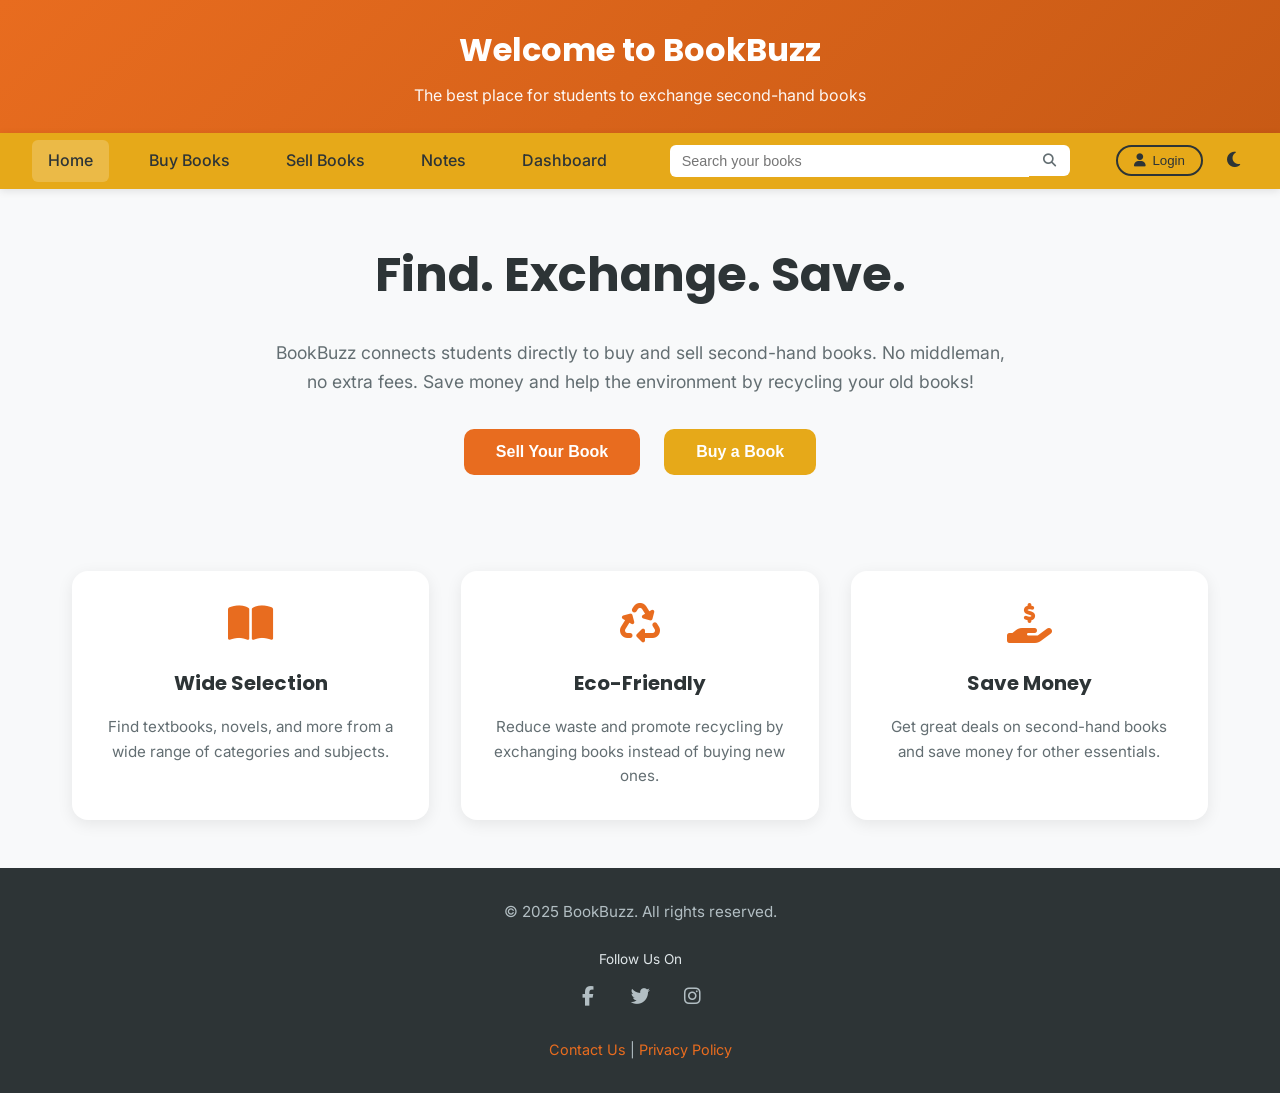
<file: index.html>
<!DOCTYPE html>
<html lang="en">
<head>
    <meta charset="UTF-8">
    <meta name="viewport" content="width=device-width, initial-scale=1.0">
    <title>Welcome to BookBuzz</title>
    <link rel="stylesheet" href="css/style.css">
    <link rel="stylesheet" href="https://cdnjs.cloudflare.com/ajax/libs/font-awesome/6.4.0/css/all.min.css">
</head>
<body>
    <!-- Header Banner -->
    <div class="top-banner">
        <h1>Welcome to BookBuzz</h1>
        <p>The best place for students to exchange second-hand books</p>
    </div>

    <!-- Navigation -->
    <nav class="navbar">
        <div class="nav-links">
            <a href="index.html" class="active">Home</a>
            <a href="buy.html">Buy Books</a>
            <a href="sell.html">Sell Books</a>
            <a href="notes.html">Notes</a>
            <a href="dashboard.html">Dashboard</a>
        </div>
        <div class="nav-search">
            <input type="text" id="searchInput" placeholder="Search your books">
            <button class="search-btn"><i class="fas fa-search"></i></button>
        </div>
        <div class="nav-auth">
            <button class="login-trigger" onclick="openModal('loginModal')"><i class="fas fa-user"></i> Login</button>
            <button class="theme-toggle" onclick="toggleTheme()"><i class="fas fa-moon"></i></button>
        </div>
    </nav>

    <!-- Hero Section -->
    <section class="hero">
        <h1>Find. Exchange. Save.</h1>
        <p>BookBuzz connects students directly to buy and sell second-hand books. No middleman, no extra fees. Save money and help the environment by recycling your old books!</p>
        <div class="hero-buttons">
            <button class="primary-btn" onclick="location.href='sell.html'">Sell Your Book</button>
            <button class="secondary-btn" onclick="location.href='buy.html'">Buy a Book</button>
        </div>
    </section>

    <!-- Features Section -->
    <section class="features">
        <div class="feature-card">
            <i class="fas fa-book-open feature-icon"></i>
            <h3>Wide Selection</h3>
            <p>Find textbooks, novels, and more from a wide range of categories and subjects.</p>
        </div>
        <div class="feature-card">
            <i class="fas fa-recycle feature-icon"></i>
            <h3>Eco-Friendly</h3>
            <p>Reduce waste and promote recycling by exchanging books instead of buying new ones.</p>
        </div>
        <div class="feature-card">
            <i class="fas fa-hand-holding-dollar feature-icon"></i>
            <h3>Save Money</h3>
            <p>Get great deals on second-hand books and save money for other essentials.</p>
        </div>
    </section>

    <!-- Footer -->
    <footer>
        <p>&copy; 2025 BookBuzz. All rights reserved.</p>
        <div class="social-links">
            <span>Follow Us On</span>
            <div class="social-icons">
                <a href="#"><i class="fab fa-facebook-f"></i></a>
                <a href="#"><i class="fab fa-twitter"></i></a>
                <a href="#"><i class="fab fa-instagram"></i></a>
            </div>
        </div>
        <div class="footer-links">
            <a href="#">Contact Us</a> | <a href="#">Privacy Policy</a>
        </div>
    </footer>

    <!-- Login Modal -->
    <div id="loginModal" class="modal">
        <div class="modal-content">
            <span class="close-btn" onclick="closeModal('loginModal')">&times;</span>
            <h2>Login</h2>
            <form id="loginForm" onsubmit="handleLogin(event)">
                <div class="form-group">
                    <label>Email</label>
                    <input type="email" id="loginEmail" placeholder="Enter your email" required>
                </div>
                <div class="form-group">
                    <label>Password</label>
                    <input type="password" id="loginPassword" placeholder="Enter your password" required>
                </div>
                <button type="submit" class="primary-btn full-width">Login</button>
                <p class="form-switch">Don't have an account? <a href="#" onclick="switchModal('loginModal', 'registerModal')">Register here</a></p>
            </form>
        </div>
    </div>

    <!-- Register Modal -->
    <div id="registerModal" class="modal">
        <div class="modal-content">
            <span class="close-btn" onclick="closeModal('registerModal')">&times;</span>
            <h2>Register</h2>
            <form id="registerForm" onsubmit="handleRegister(event)">
                <div class="form-group">
                    <label>Name</label>
                    <input type="text" id="regName" placeholder="Enter your name" required>
                </div>
                <div class="form-group">
                    <label>Email</label>
                    <input type="email" id="regEmail" placeholder="Enter your email" required>
                </div>
                <div class="form-group">
                    <label>Mobile Number</label>
                    <input type="tel" id="regMobile" placeholder="Enter 10-digit mobile number" pattern="[0-9]{10}" required>
                </div>
                <div class="form-group">
                    <label>Password</label>
                    <input type="password" id="regPassword" placeholder="Create a password" required>
                </div>
                <button type="submit" class="primary-btn full-width">Register</button>
                <p class="form-switch">Already have an account? <a href="#" onclick="switchModal('registerModal', 'loginModal')">Login here</a></p>
            </form>
        </div>
    </div>

    <!-- OTP Verification Modal -->
    <div id="otpModal" class="modal">
        <div class="modal-content">
            <span class="close-btn" onclick="closeModal('otpModal')">&times;</span>
            <h2>Verify OTP</h2>
            <p>An OTP has been sent to your mobile number.</p>
            <form id="otpForm" onsubmit="handleOTPVerify(event)">
                <div class="form-group">
                    <label>Enter OTP</label>
                    <input type="text" id="otpInput" placeholder="Enter 6-digit OTP" maxlength="6" pattern="[0-9]{6}" required>
                </div>
                <button type="submit" class="primary-btn full-width">Verify</button>
                <p class="form-switch"><a href="#" onclick="resendOTP()">Resend OTP</a></p>
                <p class="form-switch"><a href="#" onclick="switchModal('otpModal', 'registerModal')">Back to Registration</a></p>
            </form>
        </div>
    </div>

    <!-- Toast Notification -->
    <div id="toast" class="toast"></div>

    <script src="js/email-service.js"></script>
    <script src="js/payment-service.js"></script>
    <script src="js/app.js"></script>
</body>
</html>
</file>
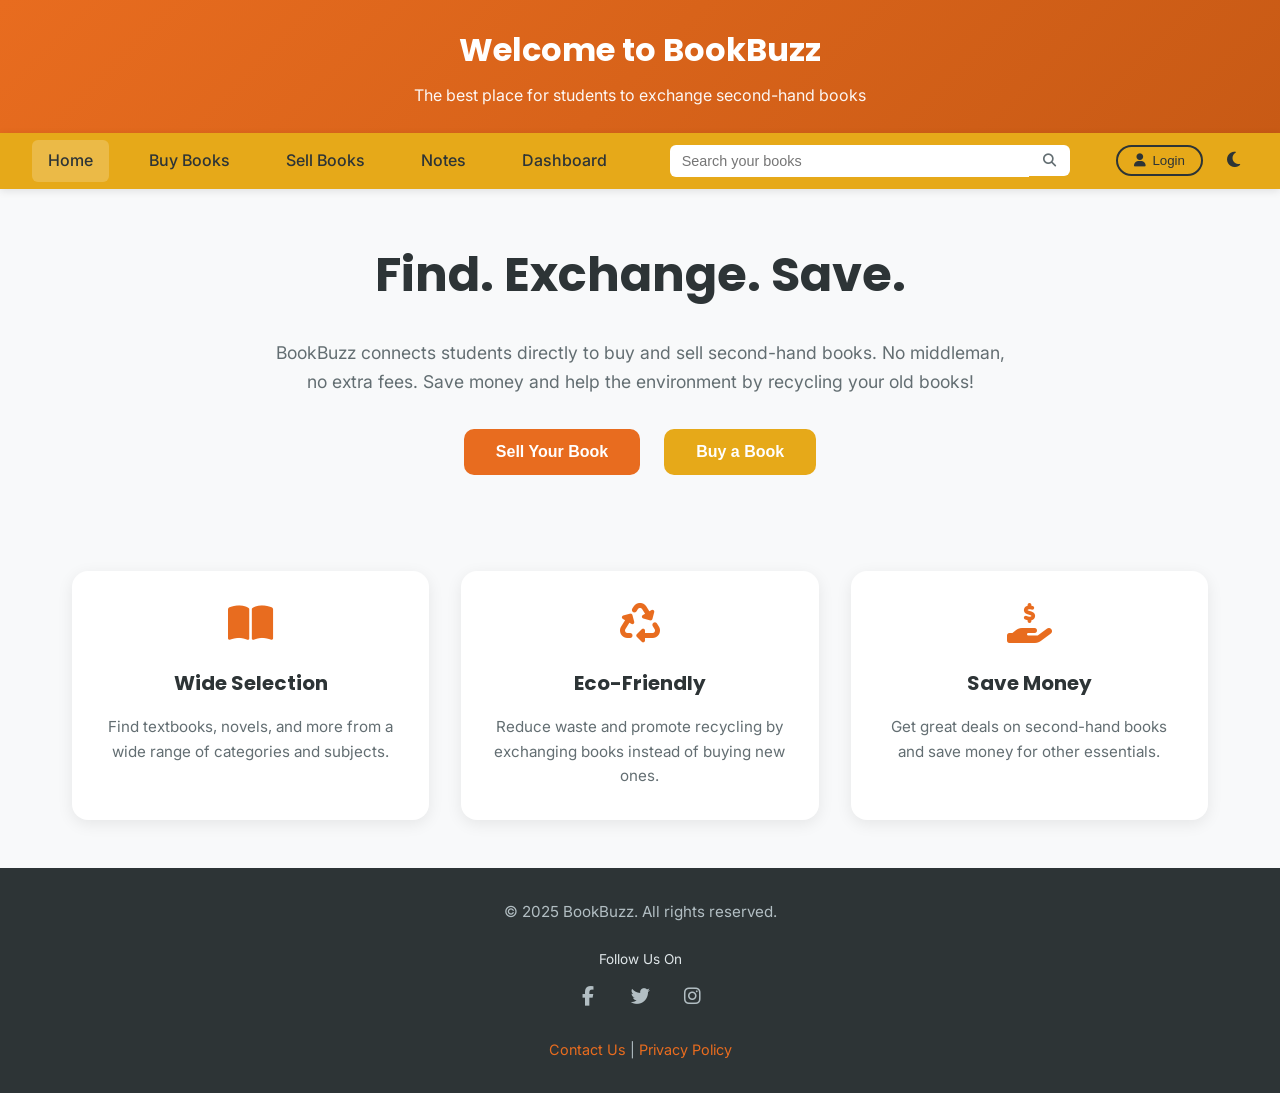
<file: admin.html>
<!DOCTYPE html>
<html lang="en">
<head>
    <meta charset="UTF-8">
    <meta name="viewport" content="width=device-width, initial-scale=1.0">
    <title>Admin Panel | BookBuzz</title>
    <link rel="stylesheet" href="css/style.css">
    <link rel="stylesheet" href="https://cdnjs.cloudflare.com/ajax/libs/font-awesome/6.4.0/css/all.min.css">
</head>
<body>
    <!-- Header Banner -->
    <div class="top-banner">
        <h1>BookBuzz Admin Panel</h1>
        <p>Platform management and analytics dashboard</p>
    </div>

    <!-- Navigation -->
    <nav class="navbar">
        <div class="nav-links">
            <a href="index.html">Home</a>
            <a href="buy.html">Buy Books</a>
            <a href="sell.html">Sell Books</a>
            <a href="notes.html">Notes</a>
            <a href="dashboard.html">Dashboard</a>
            <a href="admin.html" class="active">Admin</a>
        </div>
        <div class="nav-auth">
            <button class="login-trigger" onclick="logout()"><i class="fas fa-sign-out-alt"></i> Logout</button>
            <button class="theme-toggle" onclick="toggleTheme()"><i class="fas fa-moon"></i></button>
        </div>
    </nav>

    <!-- Admin Container -->
    <div class="admin-container">
        <!-- Admin Sidebar -->
        <aside class="admin-sidebar">
            <div class="admin-profile">
                <i class="fas fa-user-shield"></i>
                <h3>Administrator</h3>
                <p>Platform Management</p>
            </div>
            
            <nav class="admin-nav">
                <a href="#overview" class="active" onclick="showAdminSection('overview')">
                    <i class="fas fa-chart-line"></i> Overview
                </a>
                <a href="#users" onclick="showAdminSection('users')">
                    <i class="fas fa-users"></i> Users
                    <span class="badge" id="pendingUsersCount">0</span>
                </a>
                <a href="#listings" onclick="showAdminSection('listings')">
                    <i class="fas fa-book"></i> Book Listings
                    <span class="badge" id="pendingListingsCount">0</span>
                </a>
                <a href="#notes" onclick="showAdminSection('notes')">
                    <i class="fas fa-file-alt"></i> Notes
                    <span class="badge" id="pendingNotesCount">0</span>
                </a>
                <a href="#reports" onclick="showAdminSection('reports')">
                    <i class="fas fa-exclamation-triangle"></i> Reports
                    <span class="badge" id="newReportsCount">0</span>
                </a>
                <a href="#analytics" onclick="showAdminSection('analytics')">
                    <i class="fas fa-chart-pie"></i> Analytics
                </a>
                <a href="#settings" onclick="showAdminSection('settings')">
                    <i class="fas fa-cog"></i> Settings
                </a>
            </nav>
        </aside>

        <!-- Admin Main Content -->
        <main class="admin-main">
            <!-- Overview Section -->
            <section id="overview" class="admin-section active">
                <h2>Platform Overview</h2>
                
                <div class="admin-stats-grid">
                    <div class="admin-stat-card primary">
                        <i class="fas fa-users"></i>
                        <div class="stat-info">
                            <h3 id="totalUsers">1,247</h3>
                            <p>Total Users</p>
                            <span class="trend up"><i class="fas fa-arrow-up"></i> +12%</span>
                        </div>
                    </div>
                    <div class="admin-stat-card success">
                        <i class="fas fa-book"></i>
                        <div class="stat-info">
                            <h3 id="totalListings">3,582</h3>
                            <p>Book Listings</p>
                            <span class="trend up"><i class="fas fa-arrow-up"></i> +8%</span>
                        </div>
                    </div>
                    <div class="admin-stat-card warning">
                        <i class="fas fa-exchange-alt"></i>
                        <div class="stat-info">
                            <h3 id="totalTransactions">892</h3>
                            <p>Transactions</p>
                            <span class="trend up"><i class="fas fa-arrow-up"></i> +15%</span>
                        </div>
                    </div>
                    <div class="admin-stat-card info">
                        <i class="fas fa-file-alt"></i>
                        <div class="stat-info">
                            <h3 id="totalNotes">1,156</h3>
                            <p>Notes Shared</p>
                            <span class="trend up"><i class="fas fa-arrow-up"></i> +24%</span>
                        </div>
                    </div>
                </div>

                <div class="admin-cards">
                    <div class="admin-card">
                        <h3><i class="fas fa-tasks"></i> Pending Approvals</h3>
                        <div class="pending-list">
                            <div class="pending-item">
                                <i class="fas fa-user-clock"></i>
                                <div>
                                    <strong>12</strong> users pending verification
                                </div>
                                <button class="secondary-btn small" onclick="showAdminSection('users')">Review</button>
                            </div>
                            <div class="pending-item">
                                <i class="fas fa-book"></i>
                                <div>
                                    <strong>8</strong> book listings pending approval
                                </div>
                                <button class="secondary-btn small" onclick="showAdminSection('listings')">Review</button>
                            </div>
                            <div class="pending-item">
                                <i class="fas fa-file-alt"></i>
                                <div>
                                    <strong>5</strong> notes pending moderation
                                </div>
                                <button class="secondary-btn small" onclick="showAdminSection('notes')">Review</button>
                            </div>
                        </div>
                    </div>

                    <div class="admin-card">
                        <h3><i class="fas fa-exclamation-circle"></i> Recent Reports</h3>
                        <div class="reports-list" id="recentReports">
                            <div class="report-item">
                                <span class="report-type spam">Spam</span>
                                <p>Inappropriate listing reported</p>
                                <span class="report-time">2 hours ago</span>
                            </div>
                            <div class="report-item">
                                <span class="report-type fraud">Fraud</span>
                                <p>Suspicious user activity</p>
                                <span class="report-time">5 hours ago</span>
                            </div>
                        </div>
                    </div>
                </div>
            </section>

            <!-- Users Section -->
            <section id="users" class="admin-section">
                <div class="section-header">
                    <h2>User Management</h2>
                    <div class="filter-controls">
                        <input type="text" placeholder="Search users..." id="userSearch">
                        <select id="userFilter">
                            <option value="all">All Users</option>
                            <option value="pending">Pending Verification</option>
                            <option value="verified">Verified</option>
                            <option value="banned">Banned</option>
                        </select>
                    </div>
                </div>
                
                <div class="data-table-container">
                    <table class="data-table" id="usersTable">
                        <thead>
                            <tr>
                                <th>User</th>
                                <th>Email</th>
                                <th>College</th>
                                <th>Status</th>
                                <th>Listings</th>
                                <th>Joined</th>
                                <th>Actions</th>
                            </tr>
                        </thead>
                        <tbody>
                            <tr>
                                <td>
                                    <div class="user-cell">
                                        <i class="fas fa-user-circle"></i>
                                        <span>Rahul Sharma</span>
                                    </div>
                                </td>
                                <td>rahul@college.edu</td>
                                <td>IIT Bombay</td>
                                <td><span class="status verified">Verified</span></td>
                                <td>12</td>
                                <td>Jan 15, 2025</td>
                                <td>
                                    <button class="icon-btn" title="View Profile"><i class="fas fa-eye"></i></button>
                                    <button class="icon-btn" title="Ban User"><i class="fas fa-ban"></i></button>
                                </td>
                            </tr>
                            <tr>
                                <td>
                                    <div class="user-cell">
                                        <i class="fas fa-user-circle"></i>
                                        <span>Priya Patel</span>
                                    </div>
                                </td>
                                <td>priya@college.edu</td>
                                <td>NIT Trichy</td>
                                <td><span class="status pending">Pending</span></td>
                                <td>0</td>
                                <td>May 2, 2025</td>
                                <td>
                                    <button class="icon-btn" title="Approve"><i class="fas fa-check"></i></button>
                                    <button class="icon-btn" title="Reject"><i class="fas fa-times"></i></button>
                                </td>
                            </tr>
                        </tbody>
                    </table>
                </div>
            </section>

            <!-- Listings Section -->
            <section id="listings" class="admin-section">
                <div class="section-header">
                    <h2>Book Listings Moderation</h2>
                    <div class="filter-controls">
                        <input type="text" placeholder="Search listings...">
                        <select>
                            <option value="all">All Listings</option>
                            <option value="pending">Pending Approval</option>
                            <option value="approved">Approved</option>
                            <option value="reported">Reported</option>
                        </select>
                    </div>
                </div>
                
                <div class="listings-moderation" id="listingsModeration">
                    <div class="listing-mod-card">
                        <div class="listing-info">
                            <img src="https://images.unsplash.com/photo-1532012197267-da84d127e765?w=100" alt="Book">
                            <div>
                                <h4>Introduction to Algorithms</h4>
                                <p>by Thomas H. Cormen • ₹450</p>
                                <span class="seller">Seller: Rahul S.</span>
                            </div>
                        </div>
                        <div class="listing-status">
                            <span class="status-badge pending">Pending Approval</span>
                        </div>
                        <div class="listing-actions">
                            <button class="success-btn" onclick="approveListing('1')">
                                <i class="fas fa-check"></i> Approve
                            </button>
                            <button class="danger-btn" onclick="rejectListing('1')">
                                <i class="fas fa-times"></i> Reject
                            </button>
                            <button class="secondary-btn" onclick="viewListing('1')">
                                <i class="fas fa-eye"></i> View
                            </button>
                        </div>
                    </div>
                </div>
            </section>

            <!-- Notes Section -->
            <section id="notes" class="admin-section">
                <div class="section-header">
                    <h2>Notes Moderation</h2>
                    <div class="filter-controls">
                        <input type="text" placeholder="Search notes...">
                        <select>
                            <option value="all">All Notes</option>
                            <option value="pending">Pending</option>
                            <option value="approved">Approved</option>
                            <option value="reported">Reported</option>
                        </select>
                    </div>
                </div>
                
                <div class="notes-moderation" id="notesModeration">
                    <div class="note-mod-card">
                        <div class="note-info">
                            <i class="fas fa-file-pdf"></i>
                            <div>
                                <h4>Data Structures Complete Notes</h4>
                                <p>Computer Science • 2nd Year • PDF</p>
                                <span class="uploader">By: Amit K.</span>
                            </div>
                        </div>
                        <div class="note-status">
                            <span class="status-badge pending">Pending Review</span>
                        </div>
                        <div class="note-actions">
                            <button class="success-btn" onclick="approveNote('1')">
                                <i class="fas fa-check"></i> Approve
                            </button>
                            <button class="danger-btn" onclick="rejectNote('1')">
                                <i class="fas fa-times"></i> Reject
                            </button>
                            <button class="secondary-btn" onclick="previewNote('1')">
                                <i class="fas fa-eye"></i> Preview
                            </button>
                        </div>
                    </div>
                </div>
            </section>

            <!-- Reports Section -->
            <section id="reports" class="admin-section">
                <div class="section-header">
                    <h2>User Reports</h2>
                    <div class="filter-controls">
                        <select>
                            <option value="all">All Reports</option>
                            <option value="spam">Spam</option>
                            <option value="fraud">Fraud</option>
                            <option value="inappropriate">Inappropriate</option>
                            <option value="resolved">Resolved</option>
                        </select>
                    </div>
                </div>
                
                <div class="reports-list-admin" id="reportsList">
                    <div class="report-card">
                        <div class="report-header">
                            <span class="report-type-badge spam">Spam</span>
                            <span class="report-date">May 3, 2025 • 2 hours ago</span>
                        </div>
                        <div class="report-content">
                            <p><strong>Reporter:</strong> Neha G.</p>
                            <p><strong>Reported:</strong> Listing "Free Books Giveaway"</p>
                            <p class="report-reason">This appears to be a spam listing with suspicious external links.</p>
                        </div>
                        <div class="report-actions">
                            <button class="secondary-btn" onclick="viewReport('1')">View Details</button>
                            <button class="success-btn" onclick="resolveReport('1')">Resolve</button>
                            <button class="danger-btn" onclick="banReporter('1')">Ban User</button>
                        </div>
                    </div>
                </div>
            </section>

            <!-- Analytics Section -->
            <section id="analytics" class="admin-section">
                <h2>Platform Analytics</h2>
                
                <div class="analytics-grid">
                    <div class="analytics-card">
                        <h3>User Growth</h3>
                        <div class="chart-placeholder">
                            <div class="mock-chart">
                                <div class="bar" style="height: 30%"></div>
                                <div class="bar" style="height: 45%"></div>
                                <div class="bar" style="height: 60%"></div>
                                <div class="bar" style="height: 55%"></div>
                                <div class="bar" style="height: 80%"></div>
                                <div class="bar" style="height: 95%"></div>
                            </div>
                            <p>Monthly new user registrations</p>
                        </div>
                    </div>
                    
                    <div class="analytics-card">
                        <h3>Popular Subjects</h3>
                        <div class="subject-stats">
                            <div class="subject-stat">
                                <span class="subject-name">Computer Science</span>
                                <div class="progress-bar">
                                    <div class="progress" style="width: 85%"></div>
                                </div>
                                <span class="subject-percent">85%</span>
                            </div>
                            <div class="subject-stat">
                                <span class="subject-name">Mathematics</span>
                                <div class="progress-bar">
                                    <div class="progress" style="width: 72%"></div>
                                </div>
                                <span class="subject-percent">72%</span>
                            </div>
                            <div class="subject-stat">
                                <span class="subject-name">Physics</span>
                                <div class="progress-bar">
                                    <div class="progress" style="width: 60%"></div>
                                </div>
                                <span class="subject-percent">60%</span>
                            </div>
                            <div class="subject-stat">
                                <span class="subject-name">Chemistry</span>
                                <div class="progress-bar">
                                    <div class="progress" style="width: 45%"></div>
                                </div>
                                <span class="subject-percent">45%</span>
                            </div>
                        </div>
                    </div>
                    
                    <div class="analytics-card wide">
                        <h3>Top Performing Colleges</h3>
                        <div class="college-stats">
                            <div class="college-stat">
                                <span class="rank">1</span>
                                <span class="college-name">IIT Bombay</span>
                                <span class="college-users">342 users</span>
                                <span class="college-transactions">156 transactions</span>
                            </div>
                            <div class="college-stat">
                                <span class="rank">2</span>
                                <span class="college-name">NIT Trichy</span>
                                <span class="college-users">298 users</span>
                                <span class="college-transactions">134 transactions</span>
                            </div>
                            <div class="college-stat">
                                <span class="rank">3</span>
                                <span class="college-name">BITS Pilani</span>
                                <span class="college-users">267 users</span>
                                <span class="college-transactions">112 transactions</span>
                            </div>
                        </div>
                    </div>
                </div>
            </section>

            <!-- Settings Section -->
            <section id="settings" class="admin-section">
                <h2>Platform Settings</h2>
                
                <div class="settings-grid">
                    <div class="settings-card">
                        <h3>Moderation Settings</h3>
                        <div class="setting-item">
                            <label class="toggle-label">
                                <input type="checkbox" checked>
                                <span class="toggle"></span>
                                <span class="setting-text">Auto-approve verified users</span>
                            </label>
                        </div>
                        <div class="setting-item">
                            <label class="toggle-label">
                                <input type="checkbox" checked>
                                <span class="toggle"></span>
                                <span class="setting-text">Enable content moderation</span>
                            </label>
                        </div>
                        <div class="setting-item">
                            <label class="toggle-label">
                                <input type="checkbox">
                                <span class="toggle"></span>
                                <span class="setting-text">Require manual approval for notes</span>
                            </label>
                        </div>
                    </div>
                    
                    <div class="settings-card">
                        <h3>Email Notifications</h3>
                        <div class="setting-item">
                            <label class="toggle-label">
                                <input type="checkbox" checked>
                                <span class="toggle"></span>
                                <span class="setting-text">New user registration alerts</span>
                            </label>
                        </div>
                        <div class="setting-item">
                            <label class="toggle-label">
                                <input type="checkbox" checked>
                                <span class="toggle"></span>
                                <span class="setting-text">Report notifications</span>
                            </label>
                        </div>
                        <div class="setting-item">
                            <label class="toggle-label">
                                <input type="checkbox">
                                <span class="toggle"></span>
                                <span class="setting-text">Daily analytics summary</span>
                            </label>
                        </div>
                    </div>
                    
                    <div class="settings-card">
                        <h3>Platform Limits</h3>
                        <div class="form-group">
                            <label>Max listings per user</label>
                            <input type="number" value="10" min="1" max="50">
                        </div>
                        <div class="form-group">
                            <label>Max notes per user</label>
                            <input type="number" value="20" min="1" max="100">
                        </div>
                        <div class="form-group">
                            <label>File upload size limit (MB)</label>
                            <input type="number" value="10" min="1" max="50">
                        </div>
                    </div>
                </div>
                
                <div class="settings-actions">
                    <button class="primary-btn" onclick="saveAdminSettings()">
                        <i class="fas fa-save"></i> Save Settings
                    </button>
                    <button class="danger-btn" onclick="resetSettings()">
                        <i class="fas fa-undo"></i> Reset to Default
                    </button>
                </div>
            </section>
        </main>
    </div>

    <!-- Footer -->
    <footer>
        <p>&copy; 2025 BookBuzz. All rights reserved.</p>
        <div class="social-links">
            <span>Follow Us On</span>
            <div class="social-icons">
                <a href="#"><i class="fab fa-facebook-f"></i></a>
                <a href="#"><i class="fab fa-twitter"></i></a>
                <a href="#"><i class="fab fa-instagram"></i></a>
            </div>
        </div>
        <div class="footer-links">
            <a href="#">Contact Us</a> | <a href="#">Privacy Policy</a>
        </div>
    </footer>

    <!-- Toast Notification -->
    <div id="toast" class="toast"></div>

    <script src="js/email-service.js"></script>
    <script src="js/payment-service.js"></script>
    <script src="js/app.js"></script>
    <script src="js/admin.js"></script>
</body>
</html>
</file>
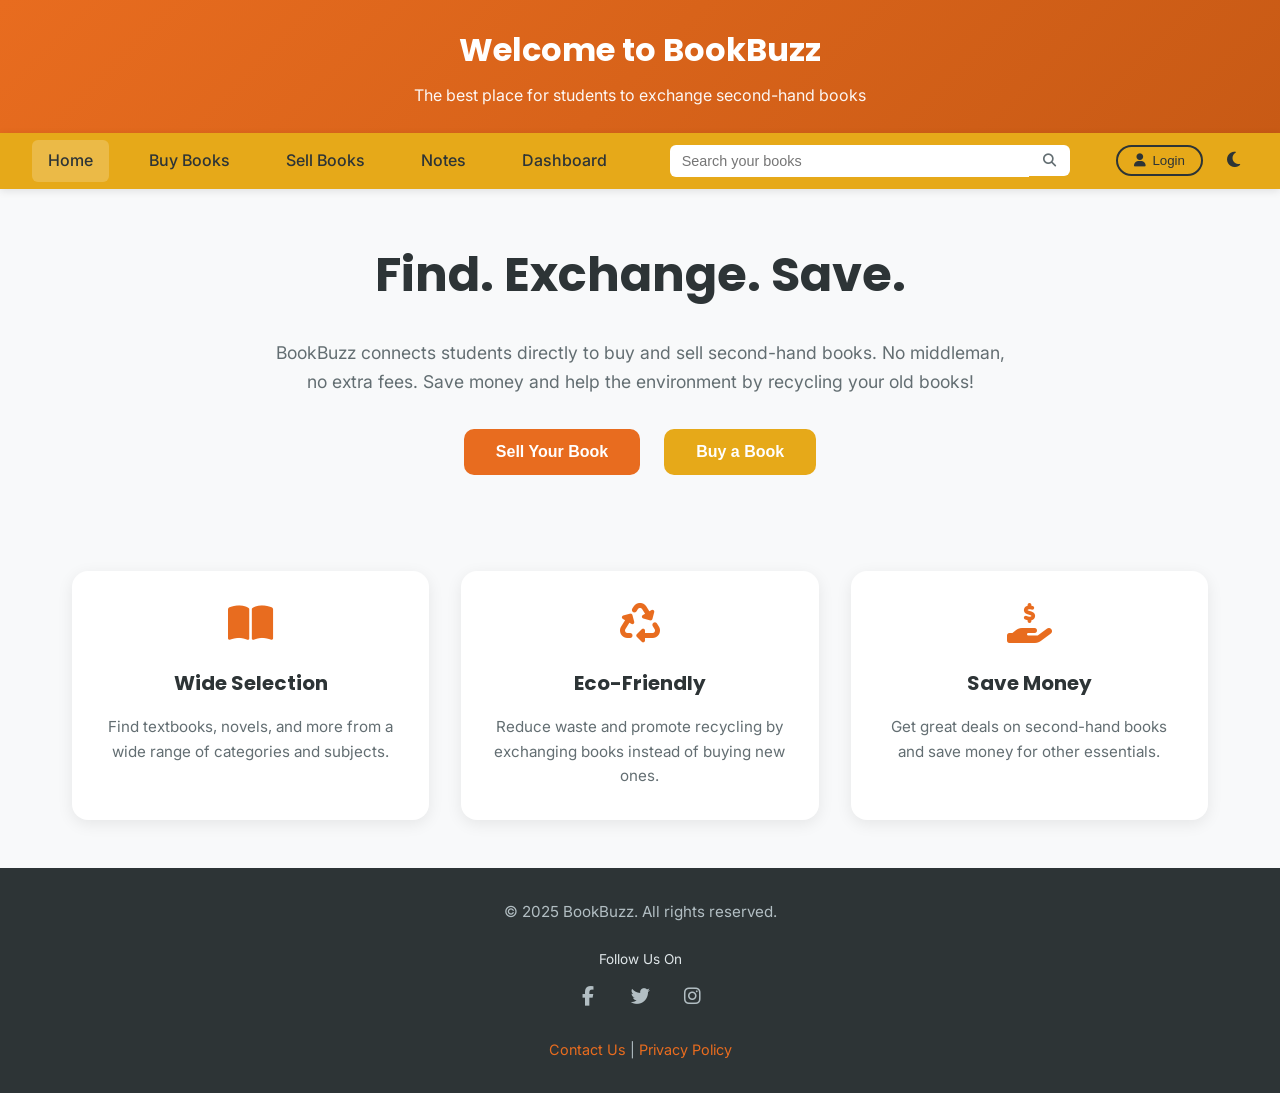
<file: dashboard.html>
<!DOCTYPE html>
<html lang="en">
<head>
    <meta charset="UTF-8">
    <meta name="viewport" content="width=device-width, initial-scale=1.0">
    <title>Dashboard | BookBuzz</title>
    <link rel="stylesheet" href="css/style.css">
    <link rel="stylesheet" href="https://cdnjs.cloudflare.com/ajax/libs/font-awesome/6.4.0/css/all.min.css">
</head>
<body>
    <!-- Header Banner -->
    <div class="top-banner">
        <h1>Welcome to BookBuzz</h1>
        <p>Your personal dashboard</p>
    </div>

    <!-- Navigation -->
    <nav class="navbar">
        <div class="nav-links">
            <a href="index.html">Home</a>
            <a href="buy.html">Buy Books</a>
            <a href="sell.html">Sell Books</a>
            <a href="notes.html">Notes</a>
            <a href="dashboard.html" class="active">Dashboard</a>
        </div>
        <div class="nav-search">
            <input type="text" id="searchInput" placeholder="Search your books">
            <button class="search-btn"><i class="fas fa-search"></i></button>
        </div>
        <div class="nav-auth">
            <button class="login-trigger" onclick="openModal('loginModal')"><i class="fas fa-user"></i> Login</button>
            <button class="theme-toggle" onclick="toggleTheme()"><i class="fas fa-moon"></i></button>
        </div>
    </nav>

    <!-- Dashboard Container -->
    <div class="dashboard-container">
        <!-- Sidebar -->
        <aside class="dashboard-sidebar">
            <div class="user-profile-mini">
                <div class="avatar">
                    <i class="fas fa-user-circle"></i>
                </div>
                <h3 id="userNameDisplay">User</h3>
                <p id="userEmailDisplay">user@example.com</p>
                <span class="badge" id="verificationBadge"><i class="fas fa-check-circle"></i> Verified</span>
            </div>
            
            <nav class="dashboard-nav">
                <a href="#overview" class="active" onclick="showSection('overview')">
                    <i class="fas fa-chart-pie"></i> Overview
                </a>
                <a href="#listings" onclick="showSection('listings')">
                    <i class="fas fa-book"></i> My Listings
                    <span class="count" id="myListingsCount">0</span>
                </a>
                <a href="#purchases" onclick="showSection('purchases')">
                    <i class="fas fa-shopping-bag"></i> My Purchases
                    <span class="count" id="myPurchasesCount">0</span>
                </a>
                <a href="#wishlist" onclick="showSection('wishlist')">
                    <i class="fas fa-heart"></i> Wishlist
                    <span class="count" id="wishlistCount">0</span>
                </a>
                <a href="#messages" onclick="showSection('messages')">
                    <i class="fas fa-comments"></i> Messages
                    <span class="count" id="unreadCount">0</span>
                </a>
                <a href="#saved-searches" onclick="showSection('saved-searches')">
                    <i class="fas fa-search-plus"></i> Saved Searches
                </a>
                <a href="#settings" onclick="showSection('settings')">
                    <i class="fas fa-cog"></i> Settings
                </a>
            </nav>
        </aside>

        <!-- Main Content -->
        <main class="dashboard-main">
            <!-- Overview Section -->
            <section id="overview" class="dashboard-section active">
                <h2>Dashboard Overview</h2>
                
                <div class="stats-grid">
                    <div class="stat-card">
                        <i class="fas fa-book"></i>
                        <div class="stat-info">
                            <h3 id="statListings">0</h3>
                            <p>Active Listings</p>
                        </div>
                    </div>
                    <div class="stat-card">
                        <i class="fas fa-shopping-bag"></i>
                        <div class="stat-info">
                            <h3 id="statPurchases">0</h3>
                            <p>Books Purchased</p>
                        </div>
                    </div>
                    <div class="stat-card">
                        <i class="fas fa-heart"></i>
                        <div class="stat-info">
                            <h3 id="statWishlist">0</h3>
                            <p>Wishlist Items</p>
                        </div>
                    </div>
                    <div class="stat-card">
                        <i class="fas fa-comments"></i>
                        <div class="stat-info">
                            <h3 id="statMessages">0</h3>
                            <p>Messages</p>
                        </div>
                    </div>
                </div>

                <div class="dashboard-cards">
                    <div class="dashboard-card">
                        <h3><i class="fas fa-fire"></i> Recent Activity</h3>
                        <div class="activity-list" id="recentActivity">
                            <p class="empty-state">No recent activity</p>
                        </div>
                    </div>
                    
                    <div class="dashboard-card">
                        <h3><i class="fas fa-chart-line"></i> Your Impact</h3>
                        <div class="impact-stats">
                            <div class="impact-item">
                                <i class="fas fa-leaf"></i>
                                <div>
                                    <strong id="treesSaved">0</strong>
                                    <span>Trees saved</span>
                                </div>
                            </div>
                            <div class="impact-item">
                                <i class="fas fa-money-bill-wave"></i>
                                <div>
                                    <strong id="moneySaved">₹0</strong>
                                    <span>Money saved</span>
                                </div>
                            </div>
                            <div class="impact-item">
                                <i class="fas fa-recycle"></i>
                                <div>
                                    <strong id="booksRecycled">0</strong>
                                    <span>Books recycled</span>
                                </div>
                            </div>
                        </div>
                    </div>
                </div>
            </section>

            <!-- My Listings Section -->
            <section id="listings" class="dashboard-section">
                <div class="section-header">
                    <h2>My Listings</h2>
                    <a href="sell.html" class="primary-btn"><i class="fas fa-plus"></i> Add New</a>
                </div>
                <div class="listings-grid" id="myListings">
                    <p class="empty-state">You haven't listed any books yet. <a href="sell.html">Sell your first book!</a></p>
                </div>
            </section>

            <!-- My Purchases Section -->
            <section id="purchases" class="dashboard-section">
                <h2>My Purchases</h2>
                <div class="purchases-list" id="myPurchases">
                    <p class="empty-state">You haven't purchased any books yet. <a href="buy.html">Browse books!</a></p>
                </div>
            </section>

            <!-- Wishlist Section -->
            <section id="wishlist" class="dashboard-section">
                <h2>My Wishlist</h2>
                <div class="books-grid" id="myWishlist">
                    <p class="empty-state">Your wishlist is empty. <a href="buy.html">Browse books to add!</a></p>
                </div>
            </section>

            <!-- Messages Section -->
            <section id="messages" class="dashboard-section">
                <h2>Messages</h2>
                <div class="chat-list" id="chatList">
                    <p class="empty-state">No messages yet. Start chatting with sellers!</p>
                </div>
            </section>

            <!-- Saved Searches Section -->
            <section id="saved-searches" class="dashboard-section">
                <h2>Saved Searches</h2>
                <div class="saved-searches-list" id="savedSearchesList">
                    <p class="empty-state">No saved searches. Search for books and save your filters!</p>
                </div>
            </section>

            <!-- Settings Section -->
            <section id="settings" class="dashboard-section">
                <h2>Account Settings</h2>
                
                <div class="settings-form">
                    <div class="form-section">
                        <h3>Profile Information</h3>
                        <div class="form-group">
                            <label>Full Name</label>
                            <input type="text" id="settingsName" placeholder="Your name">
                        </div>
                        <div class="form-group">
                            <label>Email</label>
                            <input type="email" id="settingsEmail" placeholder="your@email.com">
                        </div>
                        <div class="form-group">
                            <label>Mobile Number</label>
                            <input type="tel" id="settingsMobile" placeholder="10-digit number">
                        </div>
                        <div class="form-group">
                            <label>College/University</label>
                            <input type="text" id="settingsCollege" placeholder="Your college">
                        </div>
                    </div>

                    <div class="form-section">
                        <h3>College Verification</h3>
                        <div class="verification-status" id="verificationStatus">
                            <i class="fas fa-check-circle"></i>
                            <span>Your email is verified</span>
                        </div>
                        <div class="form-group">
                            <label>College Email</label>
                            <input type="email" id="collegeEmail" placeholder="@college.edu">
                            <button class="secondary-btn" onclick="sendCollegeVerification()" style="margin-top: 10px;">
                                <i class="fas fa-envelope"></i> Verify College Email
                            </button>
                        </div>
                    </div>

                    <div class="form-section">
                        <h3>Preferences</h3>
                        <div class="checkbox-group">
                            <label class="checkbox-label">
                                <input type="checkbox" id="emailNotifications" checked>
                                <span>Email notifications for new messages</span>
                            </label>
                            <label class="checkbox-label">
                                <input type="checkbox" id="priceDropAlerts" checked>
                                <span>Price drop alerts for wishlist items</span>
                            </label>
                            <label class="checkbox-label">
                                <input type="checkbox" id="newListingAlerts">
                                <span>New listing alerts for saved searches</span>
                            </label>
                        </div>
                    </div>

                    <div class="form-actions">
                        <button class="primary-btn" onclick="saveSettings()">
                            <i class="fas fa-save"></i> Save Changes
                        </button>
                        <button class="danger-btn" onclick="deleteAccount()">
                            <i class="fas fa-trash"></i> Delete Account
                        </button>
                    </div>
                </div>
            </section>
        </main>
    </div>

    <!-- Footer -->
    <footer>
        <p>&copy; 2025 BookBuzz. All rights reserved.</p>
        <div class="social-links">
            <span>Follow Us On</span>
            <div class="social-icons">
                <a href="#"><i class="fab fa-facebook-f"></i></a>
                <a href="#"><i class="fab fa-twitter"></i></a>
                <a href="#"><i class="fab fa-instagram"></i></a>
            </div>
        </div>
        <div class="footer-links">
            <a href="#">Contact Us</a> | <a href="#">Privacy Policy</a>
        </div>
    </footer>

    <!-- Chat Modal -->
    <div id="chatModal" class="modal">
        <div class="modal-content chat-modal-content">
            <span class="close-btn" onclick="closeModal('chatModal')">&times;</span>
            <div class="chat-header">
                <div class="chat-user">
                    <i class="fas fa-user-circle"></i>
                    <span id="chatUserName">Seller Name</span>
                </div>
                <div class="chat-book" id="chatBookInfo"></div>
            </div>
            <div class="chat-messages" id="chatMessages">
                <!-- Messages will be loaded here -->
            </div>
            <div class="chat-input">
                <input type="text" id="messageInput" placeholder="Type a message...">
                <button onclick="sendMessage()" class="primary-btn">
                    <i class="fas fa-paper-plane"></i>
                </button>
            </div>
        </div>
    </div>

    <!-- Toast Notification -->
    <div id="toast" class="toast"></div>

    <script src="js/email-service.js"></script>
    <script src="js/payment-service.js"></script>
    <script src="js/app.js"></script>
    <script src="js/dashboard.js"></script>
</body>
</html>
</file>
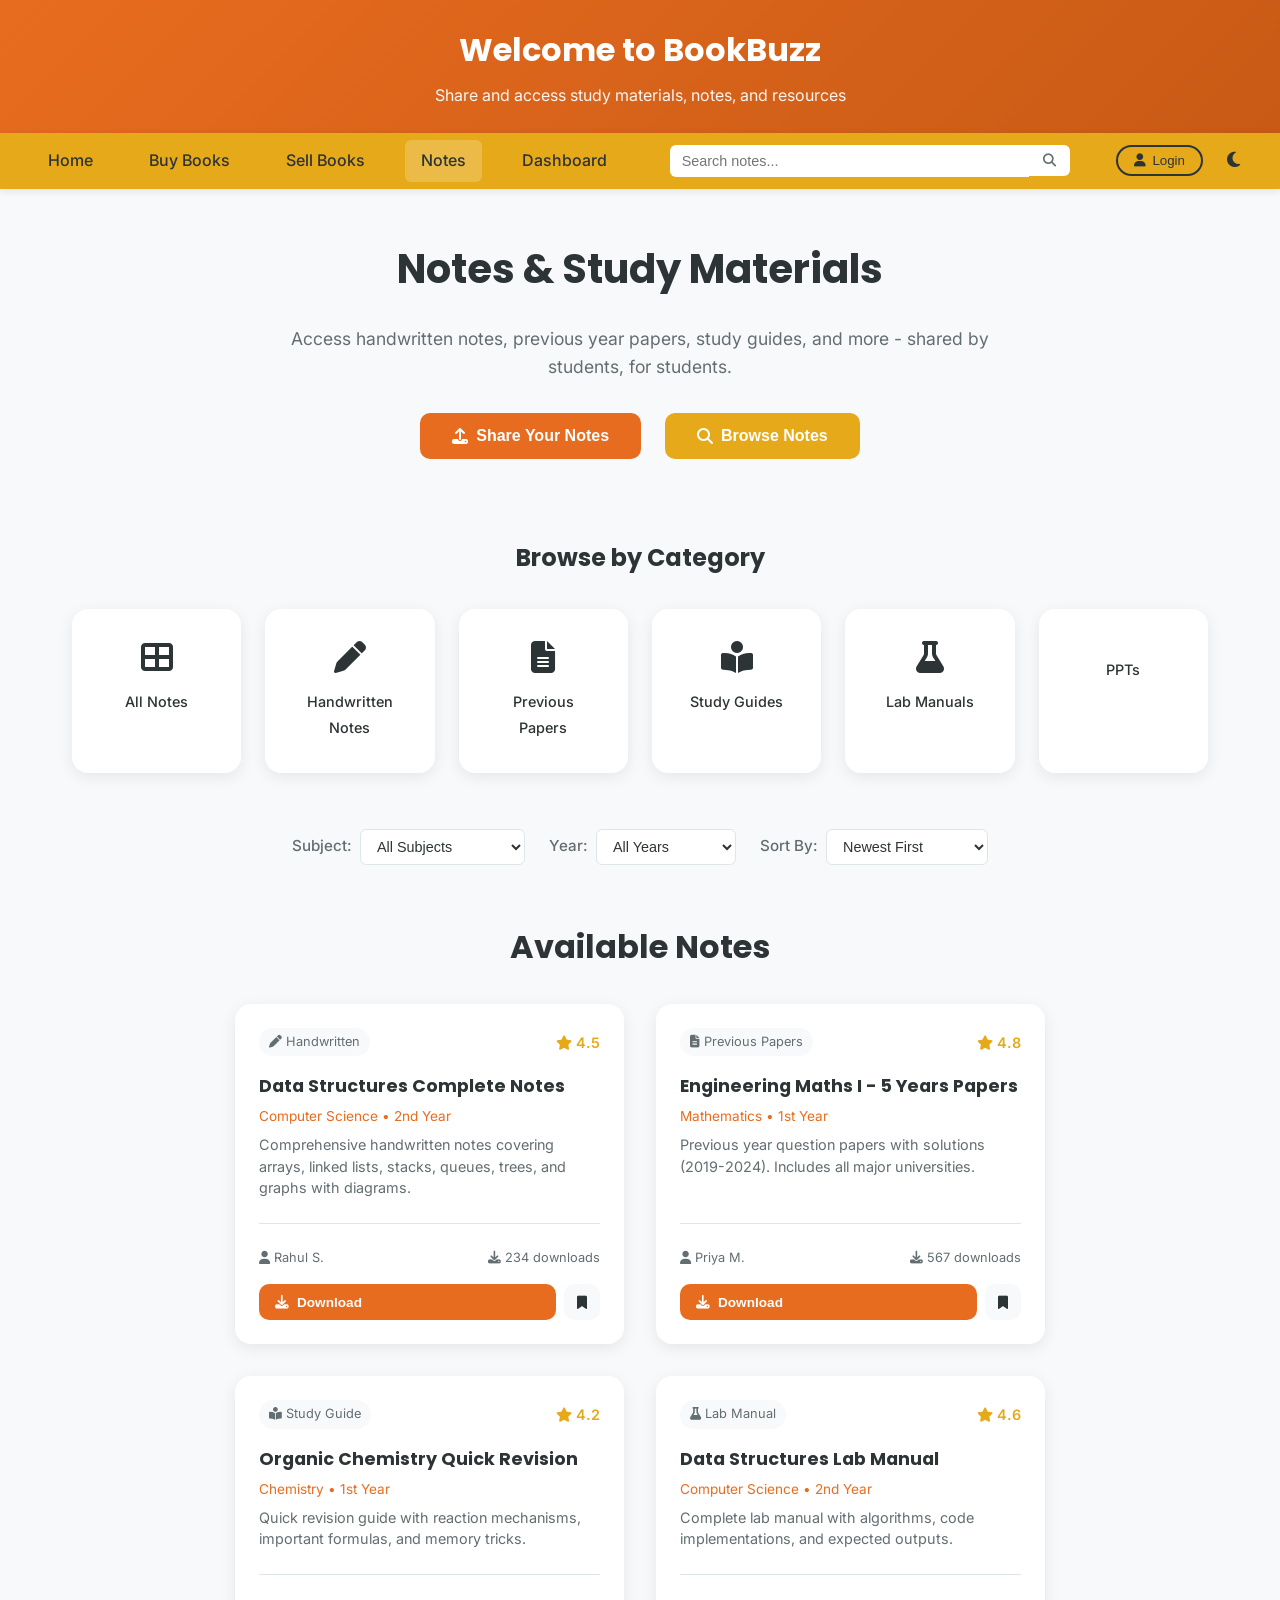
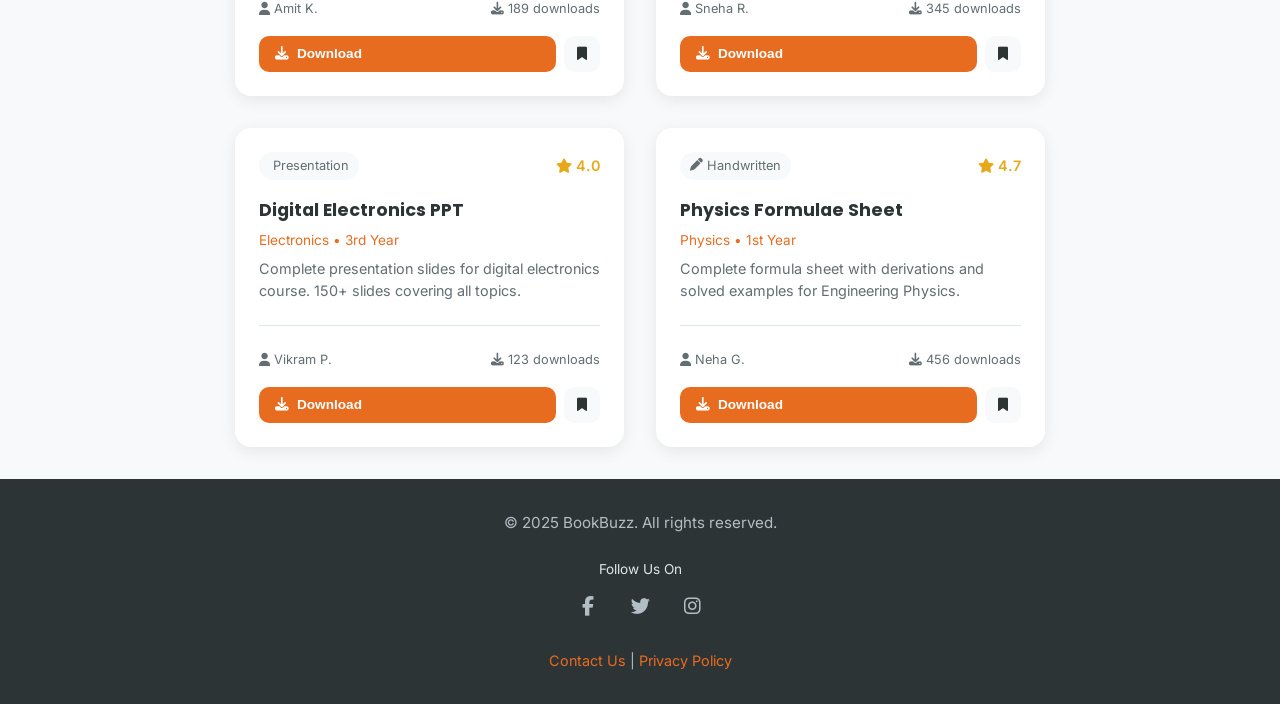
<file: notes.html>
<!DOCTYPE html>
<html lang="en">
<head>
    <meta charset="UTF-8">
    <meta name="viewport" content="width=device-width, initial-scale=1.0">
    <title>Notes & Study Materials | BookBuzz</title>
    <link rel="stylesheet" href="css/style.css">
    <link rel="stylesheet" href="https://cdnjs.cloudflare.com/ajax/libs/font-awesome/6.4.0/css/all.min.css">
</head>
<body>
    <!-- Header Banner -->
    <div class="top-banner">
        <h1>Welcome to BookBuzz</h1>
        <p>Share and access study materials, notes, and resources</p>
    </div>

    <!-- Navigation -->
    <nav class="navbar">
        <div class="nav-links">
            <a href="index.html">Home</a>
            <a href="buy.html">Buy Books</a>
            <a href="sell.html">Sell Books</a>
            <a href="notes.html" class="active">Notes</a>
            <a href="dashboard.html">Dashboard</a>
        </div>
        <div class="nav-search">
            <input type="text" id="searchInput" placeholder="Search notes..." onkeyup="searchNotes()">
            <button class="search-btn"><i class="fas fa-search"></i></button>
        </div>
        <div class="nav-auth">
            <button class="login-trigger" onclick="openModal('loginModal')"><i class="fas fa-user"></i> Login</button>
            <button class="theme-toggle" onclick="toggleTheme()"><i class="fas fa-moon"></i></button>
        </div>
    </nav>

    <!-- Notes Section -->
    <section class="notes-hero">
        <h1>Notes & Study Materials</h1>
        <p>Access handwritten notes, previous year papers, study guides, and more - shared by students, for students.</p>
        <div class="hero-buttons">
            <button class="primary-btn" onclick="openModal('uploadNoteModal')">
                <i class="fas fa-upload"></i> Share Your Notes
            </button>
            <button class="secondary-btn" onclick="scrollToNotes()">
                <i class="fas fa-search"></i> Browse Notes
            </button>
        </div>
    </section>

    <!-- Categories -->
    <section class="notes-categories">
        <h2>Browse by Category</h2>
        <div class="category-grid">
            <div class="category-card" onclick="filterByCategory('all')">
                <i class="fas fa-th-large"></i>
                <span>All Notes</span>
            </div>
            <div class="category-card" onclick="filterByCategory('handwritten')">
                <i class="fas fa-pen"></i>
                <span>Handwritten Notes</span>
            </div>
            <div class="category-card" onclick="filterByCategory('previous-papers')">
                <i class="fas fa-file-alt"></i>
                <span>Previous Papers</span>
            </div>
            <div class="category-card" onclick="filterByCategory('study-guides')">
                <i class="fas fa-book-reader"></i>
                <span>Study Guides</span>
            </div>
            <div class="category-card" onclick="filterByCategory('lab-manuals')">
                <i class="fas fa-flask"></i>
                <span>Lab Manuals</span>
            </div>
            <div class="category-card" onclick="filterByCategory('presentation')">
                <i class="fas fa-presentation-screen"></i>
                <span>PPTs</span>
            </div>
        </div>
    </section>

    <!-- Filters -->
    <section class="filters">
        <div class="filter-group">
            <label>Subject:</label>
            <select id="notesSubjectFilter" onchange="filterNotes()">
                <option value="all">All Subjects</option>
                <option value="cs">Computer Science</option>
                <option value="math">Mathematics</option>
                <option value="chemistry">Chemistry</option>
                <option value="physics">Physics</option>
                <option value="electronics">Electronics</option>
            </select>
        </div>
        <div class="filter-group">
            <label>Year:</label>
            <select id="notesYearFilter" onchange="filterNotes()">
                <option value="all">All Years</option>
                <option value="1">1st Year</option>
                <option value="2">2nd Year</option>
                <option value="3">3rd Year</option>
                <option value="4">4th Year</option>
            </select>
        </div>
        <div class="filter-group">
            <label>Sort By:</label>
            <select id="notesSort" onchange="sortNotes()">
                <option value="newest">Newest First</option>
                <option value="popular">Most Downloaded</option>
                <option value="rating">Highest Rated</option>
            </select>
        </div>
    </section>

    <!-- Notes Grid -->
    <section class="notes-section" id="notesSection">
        <h2 class="section-title">Available Notes</h2>
        <div class="notes-grid" id="notesGrid">
            <!-- Sample Note 1 -->
            <div class="note-card" data-category="handwritten" data-subject="cs" data-year="2" data-downloads="234" data-rating="4.5">
                <div class="note-header">
                    <span class="note-type"><i class="fas fa-pen"></i> Handwritten</span>
                    <div class="note-rating">
                        <i class="fas fa-star"></i> 4.5
                    </div>
                </div>
                <div class="note-content">
                    <h3>Data Structures Complete Notes</h3>
                    <p class="note-subject">Computer Science • 2nd Year</p>
                    <p class="note-description">Comprehensive handwritten notes covering arrays, linked lists, stacks, queues, trees, and graphs with diagrams.</p>
                </div>
                <div class="note-footer">
                    <div class="note-meta">
                        <span><i class="fas fa-user"></i> Rahul S.</span>
                        <span><i class="fas fa-download"></i> 234 downloads</span>
                    </div>
                    <div class="note-actions">
                        <button class="primary-btn small" onclick="downloadNote('ds-notes')">
                            <i class="fas fa-download"></i> Download
                        </button>
                        <button class="icon-btn" onclick="saveToLibrary('ds-notes')" title="Save to Library">
                            <i class="fas fa-bookmark"></i>
                        </button>
                    </div>
                </div>
            </div>

            <!-- Sample Note 2 -->
            <div class="note-card" data-category="previous-papers" data-subject="math" data-year="1" data-downloads="567" data-rating="4.8">
                <div class="note-header">
                    <span class="note-type"><i class="fas fa-file-alt"></i> Previous Papers</span>
                    <div class="note-rating">
                        <i class="fas fa-star"></i> 4.8
                    </div>
                </div>
                <div class="note-content">
                    <h3>Engineering Maths I - 5 Years Papers</h3>
                    <p class="note-subject">Mathematics • 1st Year</p>
                    <p class="note-description">Previous year question papers with solutions (2019-2024). Includes all major universities.</p>
                </div>
                <div class="note-footer">
                    <div class="note-meta">
                        <span><i class="fas fa-user"></i> Priya M.</span>
                        <span><i class="fas fa-download"></i> 567 downloads</span>
                    </div>
                    <div class="note-actions">
                        <button class="primary-btn small" onclick="downloadNote('math-papers')">
                            <i class="fas fa-download"></i> Download
                        </button>
                        <button class="icon-btn" onclick="saveToLibrary('math-papers')" title="Save to Library">
                            <i class="fas fa-bookmark"></i>
                        </button>
                    </div>
                </div>
            </div>

            <!-- Sample Note 3 -->
            <div class="note-card" data-category="study-guides" data-subject="chemistry" data-year="1" data-downloads="189" data-rating="4.2">
                <div class="note-header">
                    <span class="note-type"><i class="fas fa-book-reader"></i> Study Guide</span>
                    <div class="note-rating">
                        <i class="fas fa-star"></i> 4.2
                    </div>
                </div>
                <div class="note-content">
                    <h3>Organic Chemistry Quick Revision</h3>
                    <p class="note-subject">Chemistry • 1st Year</p>
                    <p class="note-description">Quick revision guide with reaction mechanisms, important formulas, and memory tricks.</p>
                </div>
                <div class="note-footer">
                    <div class="note-meta">
                        <span><i class="fas fa-user"></i> Amit K.</span>
                        <span><i class="fas fa-download"></i> 189 downloads</span>
                    </div>
                    <div class="note-actions">
                        <button class="primary-btn small" onclick="downloadNote('chem-guide')">
                            <i class="fas fa-download"></i> Download
                        </button>
                        <button class="icon-btn" onclick="saveToLibrary('chem-guide')" title="Save to Library">
                            <i class="fas fa-bookmark"></i>
                        </button>
                    </div>
                </div>
            </div>

            <!-- Sample Note 4 -->
            <div class="note-card" data-category="lab-manuals" data-subject="cs" data-year="2" data-downloads="345" data-rating="4.6">
                <div class="note-header">
                    <span class="note-type"><i class="fas fa-flask"></i> Lab Manual</span>
                    <div class="note-rating">
                        <i class="fas fa-star"></i> 4.6
                    </div>
                </div>
                <div class="note-content">
                    <h3>Data Structures Lab Manual</h3>
                    <p class="note-subject">Computer Science • 2nd Year</p>
                    <p class="note-description">Complete lab manual with algorithms, code implementations, and expected outputs.</p>
                </div>
                <div class="note-footer">
                    <div class="note-meta">
                        <span><i class="fas fa-user"></i> Sneha R.</span>
                        <span><i class="fas fa-download"></i> 345 downloads</span>
                    </div>
                    <div class="note-actions">
                        <button class="primary-btn small" onclick="downloadNote('ds-lab')">
                            <i class="fas fa-download"></i> Download
                        </button>
                        <button class="icon-btn" onclick="saveToLibrary('ds-lab')" title="Save to Library">
                            <i class="fas fa-bookmark"></i>
                        </button>
                    </div>
                </div>
            </div>

            <!-- Sample Note 5 -->
            <div class="note-card" data-category="presentation" data-subject="electronics" data-year="3" data-downloads="123" data-rating="4.0">
                <div class="note-header">
                    <span class="note-type"><i class="fas fa-presentation-screen"></i> Presentation</span>
                    <div class="note-rating">
                        <i class="fas fa-star"></i> 4.0
                    </div>
                </div>
                <div class="note-content">
                    <h3>Digital Electronics PPT</h3>
                    <p class="note-subject">Electronics • 3rd Year</p>
                    <p class="note-description">Complete presentation slides for digital electronics course. 150+ slides covering all topics.</p>
                </div>
                <div class="note-footer">
                    <div class="note-meta">
                        <span><i class="fas fa-user"></i> Vikram P.</span>
                        <span><i class="fas fa-download"></i> 123 downloads</span>
                    </div>
                    <div class="note-actions">
                        <button class="primary-btn small" onclick="downloadNote('de-ppt')">
                            <i class="fas fa-download"></i> Download
                        </button>
                        <button class="icon-btn" onclick="saveToLibrary('de-ppt')" title="Save to Library">
                            <i class="fas fa-bookmark"></i>
                        </button>
                    </div>
                </div>
            </div>

            <!-- Sample Note 6 -->
            <div class="note-card" data-category="handwritten" data-subject="physics" data-year="1" data-downloads="456" data-rating="4.7">
                <div class="note-header">
                    <span class="note-type"><i class="fas fa-pen"></i> Handwritten</span>
                    <div class="note-rating">
                        <i class="fas fa-star"></i> 4.7
                    </div>
                </div>
                <div class="note-content">
                    <h3>Physics Formulae Sheet</h3>
                    <p class="note-subject">Physics • 1st Year</p>
                    <p class="note-description">Complete formula sheet with derivations and solved examples for Engineering Physics.</p>
                </div>
                <div class="note-footer">
                    <div class="note-meta">
                        <span><i class="fas fa-user"></i> Neha G.</span>
                        <span><i class="fas fa-download"></i> 456 downloads</span>
                    </div>
                    <div class="note-actions">
                        <button class="primary-btn small" onclick="downloadNote('physics-formula')">
                            <i class="fas fa-download"></i> Download
                        </button>
                        <button class="icon-btn" onclick="saveToLibrary('physics-formula')" title="Save to Library">
                            <i class="fas fa-bookmark"></i>
                        </button>
                    </div>
                </div>
            </div>
        </div>

        <div id="noNotes" class="no-results" style="display: none;">
            <i class="fas fa-search"></i>
            <p>No notes found matching your criteria.</p>
        </div>
    </section>

    <!-- My Library Section (Hidden by default) -->
    <section class="notes-section" id="myLibrarySection" style="display: none;">
        <h2 class="section-title">My Library</h2>
        <div class="notes-grid" id="myLibrary">
            <p class="empty-state">Your library is empty. Save notes to access them quickly!</p>
        </div>
    </section>

    <!-- Footer -->
    <footer>
        <p>&copy; 2025 BookBuzz. All rights reserved.</p>
        <div class="social-links">
            <span>Follow Us On</span>
            <div class="social-icons">
                <a href="#"><i class="fab fa-facebook-f"></i></a>
                <a href="#"><i class="fab fa-twitter"></i></a>
                <a href="#"><i class="fab fa-instagram"></i></a>
            </div>
        </div>
        <div class="footer-links">
            <a href="#">Contact Us</a> | <a href="#">Privacy Policy</a>
        </div>
    </footer>

    <!-- Upload Note Modal -->
    <div id="uploadNoteModal" class="modal">
        <div class="modal-content large">
            <span class="close-btn" onclick="closeModal('uploadNoteModal')">&times;</span>
            <h2>Share Your Notes</h2>
            <p>Help fellow students by sharing your notes and study materials</p>
            
            <form id="uploadNoteForm" onsubmit="handleNoteUpload(event)">
                <div class="form-group">
                    <label>Title</label>
                    <input type="text" id="noteTitle" placeholder="e.g., Data Structures Complete Notes" required>
                </div>
                
                <div class="form-row">
                    <div class="form-group half">
                        <label>Subject</label>
                        <select id="noteSubject" required>
                            <option value="">Select subject</option>
                            <option value="cs">Computer Science</option>
                            <option value="math">Mathematics</option>
                            <option value="physics">Physics</option>
                            <option value="chemistry">Chemistry</option>
                            <option value="electronics">Electronics</option>
                            <option value="mechanical">Mechanical</option>
                            <option value="civil">Civil</option>
                        </select>
                    </div>
                    <div class="form-group half">
                        <label>Year</label>
                        <select id="noteYear" required>
                            <option value="">Select year</option>
                            <option value="1">1st Year</option>
                            <option value="2">2nd Year</option>
                            <option value="3">3rd Year</option>
                            <option value="4">4th Year</option>
                        </select>
                    </div>
                </div>
                
                <div class="form-row">
                    <div class="form-group half">
                        <label>Category</label>
                        <select id="noteCategory" required>
                            <option value="">Select category</option>
                            <option value="handwritten">Handwritten Notes</option>
                            <option value="previous-papers">Previous Papers</option>
                            <option value="study-guides">Study Guides</option>
                            <option value="lab-manuals">Lab Manuals</option>
                            <option value="presentation">Presentations</option>
                            <option value="other">Other</option>
                        </select>
                    </div>
                    <div class="form-group half">
                        <label>Upload File</label>
                        <input type="file" id="noteFile" accept=".pdf,.doc,.docx,.ppt,.pptx" required>
                        <small>PDF, DOC, DOCX, PPT (Max 10MB)</small>
                    </div>
                </div>
                
                <div class="form-group">
                    <label>Description</label>
                    <textarea id="noteDescription" rows="3" placeholder="Describe what your notes cover..."></textarea>
                </div>
                
                <div class="form-group">
                    <label class="checkbox-label">
                        <input type="checkbox" id="confirmOriginal" required>
                        <span>I confirm these are my original notes or I have permission to share them</span>
                    </label>
                </div>
                
                <button type="submit" class="primary-btn full-width">
                    <i class="fas fa-upload"></i> Upload Notes
                </button>
            </form>
        </div>
    </div>

    <!-- Login Modal -->
    <div id="loginModal" class="modal">
        <div class="modal-content">
            <span class="close-btn" onclick="closeModal('loginModal')">&times;</span>
            <h2>Login</h2>
            <form id="loginForm" onsubmit="handleLogin(event)">
                <div class="form-group">
                    <label>Email</label>
                    <input type="email" id="loginEmail" placeholder="Enter your email" required>
                </div>
                <div class="form-group">
                    <label>Password</label>
                    <input type="password" id="loginPassword" placeholder="Enter your password" required>
                </div>
                <button type="submit" class="primary-btn full-width">Login</button>
                <p class="form-switch">Don't have an account? <a href="#" onclick="switchModal('loginModal', 'registerModal')">Register here</a></p>
            </form>
        </div>
    </div>

    <!-- Register Modal -->
    <div id="registerModal" class="modal">
        <div class="modal-content">
            <span class="close-btn" onclick="closeModal('registerModal')">&times;</span>
            <h2>Register</h2>
            <form id="registerForm" onsubmit="handleRegister(event)">
                <div class="form-group">
                    <label>Name</label>
                    <input type="text" id="regName" placeholder="Enter your name" required>
                </div>
                <div class="form-group">
                    <label>Email</label>
                    <input type="email" id="regEmail" placeholder="Enter your email" required>
                </div>
                <div class="form-group">
                    <label>Mobile Number</label>
                    <input type="tel" id="regMobile" placeholder="Enter 10-digit mobile number" pattern="[0-9]{10}" required>
                </div>
                <div class="form-group">
                    <label>Password</label>
                    <input type="password" id="regPassword" placeholder="Create a password" required>
                </div>
                <button type="submit" class="primary-btn full-width">Register</button>
                <p class="form-switch">Already have an account? <a href="#" onclick="switchModal('registerModal', 'loginModal')">Login here</a></p>
            </form>
        </div>
    </div>

    <!-- OTP Modal -->
    <div id="otpModal" class="modal">
        <div class="modal-content">
            <span class="close-btn" onclick="closeModal('otpModal')">&times;</span>
            <h2>Verify OTP</h2>
            <p>An OTP has been sent to your mobile number.</p>
            <form id="otpForm" onsubmit="handleOTPVerify(event)">
                <div class="form-group">
                    <label>Enter OTP</label>
                    <input type="text" id="otpInput" placeholder="Enter 6-digit OTP" maxlength="6" required>
                </div>
                <button type="submit" class="primary-btn full-width">Verify</button>
                <p class="form-switch"><a href="#" onclick="resendOTP()">Resend OTP</a></p>
            </form>
        </div>
    </div>

    <!-- Toast Notification -->
    <div id="toast" class="toast"></div>

    <script src="js/email-service.js"></script>
    <script src="js/payment-service.js"></script>
    <script src="js/app.js"></script>
    <script src="js/notes.js"></script>
</body>
</html>
</file>
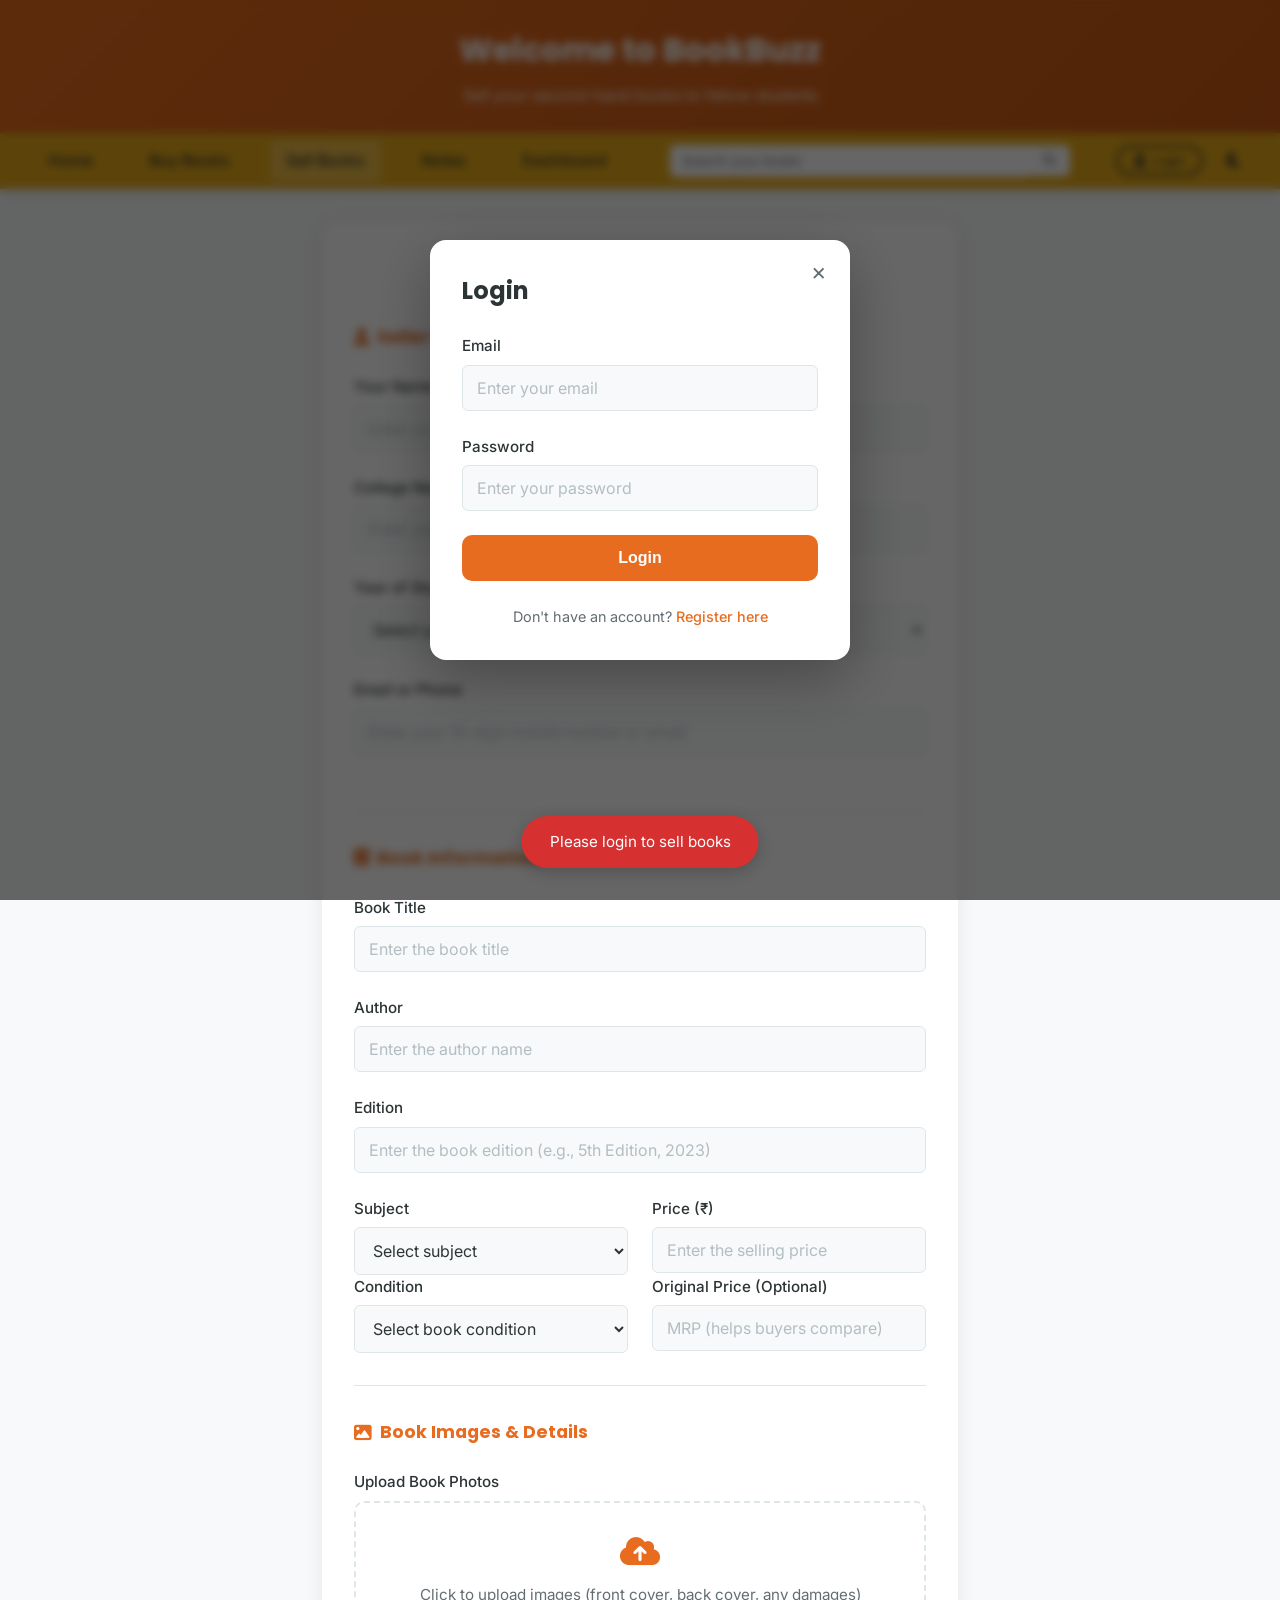
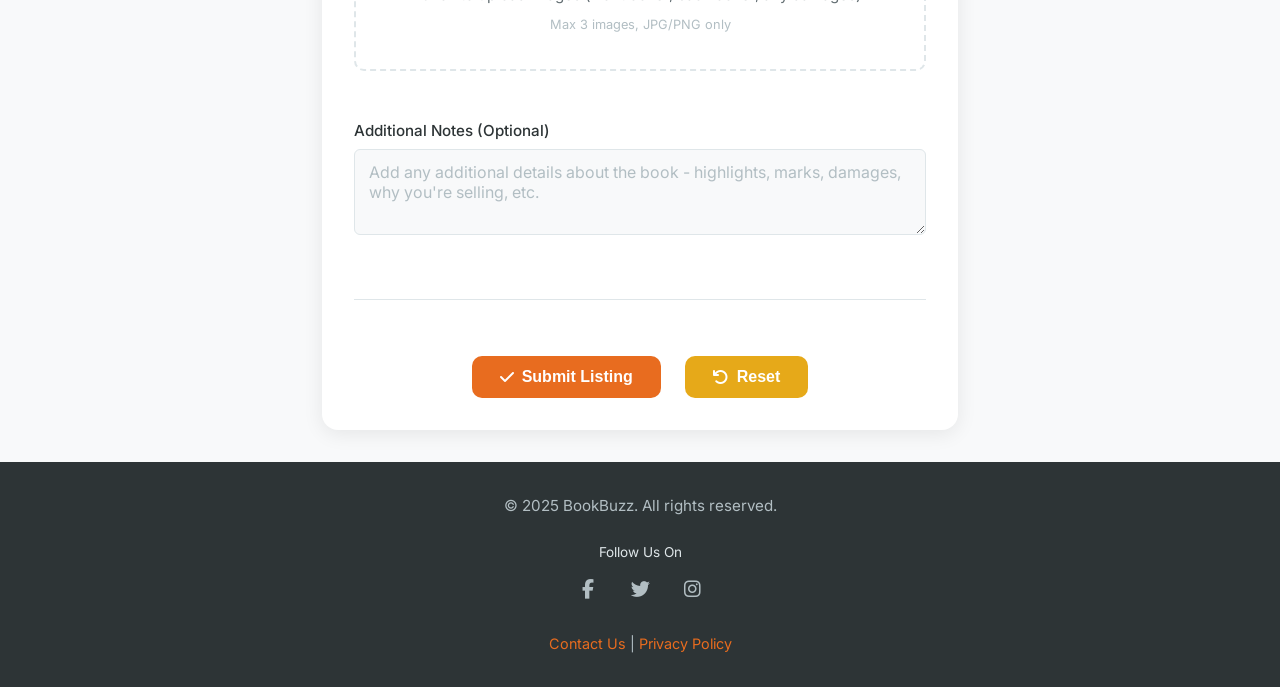
<file: sell.html>
<!DOCTYPE html>
<html lang="en">
<head>
    <meta charset="UTF-8">
    <meta name="viewport" content="width=device-width, initial-scale=1.0">
    <title>Sell Books | BookBuzz</title>
    <link rel="stylesheet" href="css/style.css">
    <link rel="stylesheet" href="https://cdnjs.cloudflare.com/ajax/libs/font-awesome/6.4.0/css/all.min.css">
</head>
<body>
    <!-- Header Banner -->
    <div class="top-banner">
        <h1>Welcome to BookBuzz</h1>
        <p>Sell your second-hand books to fellow students</p>
    </div>

    <!-- Navigation -->
    <nav class="navbar">
        <div class="nav-links">
            <a href="index.html">Home</a>
            <a href="buy.html">Buy Books</a>
            <a href="sell.html" class="active">Sell Books</a>
            <a href="notes.html">Notes</a>
            <a href="dashboard.html">Dashboard</a>
        </div>
        <div class="nav-search">
            <input type="text" id="searchInput" placeholder="Search your books">
            <button class="search-btn"><i class="fas fa-search"></i></button>
        </div>
        <div class="nav-auth">
            <button class="login-trigger" onclick="openModal('loginModal')"><i class="fas fa-user"></i> Login</button>
            <button class="theme-toggle" onclick="toggleTheme()"><i class="fas fa-moon"></i></button>
        </div>
    </nav>

    <!-- Sell Form Section -->
    <section class="sell-section">
        <div class="sell-form-container">
            <h2>Sell Your Book</h2>
            <form id="sellForm" onsubmit="handleSellSubmit(event)">
                <!-- Seller Information -->
                <div class="form-section">
                    <h3><i class="fas fa-user"></i> Seller Information</h3>
                    <div class="form-group">
                        <label>Your Name</label>
                        <input type="text" id="sellerName" placeholder="Enter your full name" required>
                    </div>
                    <div class="form-group">
                        <label>College Name</label>
                        <input type="text" id="collegeName" placeholder="Enter your college/university name" required>
                    </div>
                    <div class="form-group">
                        <label>Year of Study</label>
                        <select id="yearOfStudy" required>
                            <option value="">Select your year of study</option>
                            <option value="1">1st Year</option>
                            <option value="2">2nd Year</option>
                            <option value="3">3rd Year</option>
                            <option value="4">4th Year</option>
                            <option value="5">5th Year</option>
                        </select>
                    </div>
                    <div class="form-group">
                        <label>Email or Phone</label>
                        <input type="text" id="contactInfo" placeholder="Enter your 10-digit mobile number or email" required>
                    </div>
                </div>

                <!-- Book Information -->
                <div class="form-section">
                    <h3><i class="fas fa-book"></i> Book Information</h3>
                    <div class="form-group">
                        <label>Book Title</label>
                        <input type="text" id="bookTitle" placeholder="Enter the book title" required>
                    </div>
                    <div class="form-group">
                        <label>Author</label>
                        <input type="text" id="bookAuthor" placeholder="Enter the author name" required>
                    </div>
                    <div class="form-group">
                        <label>Edition</label>
                        <input type="text" id="bookEdition" placeholder="Enter the book edition (e.g., 5th Edition, 2023)">
                    </div>
                    <div class="form-row">
                        <div class="form-group half">
                            <label>Subject</label>
                            <select id="bookSubject" required>
                                <option value="">Select subject</option>
                                <option value="cs">Computer Science</option>
                                <option value="math">Mathematics</option>
                                <option value="physics">Physics</option>
                                <option value="chemistry">Chemistry</option>
                                <option value="electronics">Electronics</option>
                                <option value="mechanical">Mechanical</option>
                                <option value="civil">Civil</option>
                                <option value="other">Other</option>
                            </select>
                        </div>
                        <div class="form-group half">
                            <label>Price (₹)</label>
                            <input type="number" id="bookPrice" placeholder="Enter the selling price" min="1" required>
                        </div>
                    </div>
                    <div class="form-row">
                        <div class="form-group half">
                            <label>Condition</label>
                            <select id="bookCondition" required>
                                <option value="">Select book condition</option>
                                <option value="new">Like New</option>
                                <option value="good">Good</option>
                                <option value="fair">Fair</option>
                                <option value="poor">Poor (Readable)</option>
                            </select>
                        </div>
                        <div class="form-group half">
                            <label>Original Price (Optional)</label>
                            <input type="number" id="originalPrice" placeholder="MRP (helps buyers compare)">
                        </div>
                    </div>
                </div>

                <!-- Additional Details -->
                <div class="form-section">
                    <h3><i class="fas fa-image"></i> Book Images & Details</h3>
                    <div class="form-group">
                        <label>Upload Book Photos</label>
                        <div class="image-upload" onclick="document.getElementById('bookImages').click()">
                            <input type="file" id="bookImages" accept="image/*" multiple style="display: none;">
                            <i class="fas fa-cloud-upload-alt"></i>
                            <p>Click to upload images (front cover, back cover, any damages)</p>
                            <small>Max 3 images, JPG/PNG only</small>
                        </div>
                        <div id="imagePreview" class="image-preview"></div>
                    </div>
                    <div class="form-group">
                        <label>Additional Notes (Optional)</label>
                        <textarea id="additionalNotes" rows="3" placeholder="Add any additional details about the book - highlights, marks, damages, why you're selling, etc."></textarea>
                    </div>
                </div>

                <div class="form-actions">
                    <button type="submit" class="primary-btn submit-btn">
                        <i class="fas fa-check"></i> Submit Listing
                    </button>
                    <button type="reset" class="secondary-btn" onclick="clearImagePreview()">
                        <i class="fas fa-undo"></i> Reset
                    </button>
                </div>
            </form>
        </div>
    </section>

    <!-- Footer -->
    <footer>
        <p>&copy; 2025 BookBuzz. All rights reserved.</p>
        <div class="social-links">
            <span>Follow Us On</span>
            <div class="social-icons">
                <a href="#"><i class="fab fa-facebook-f"></i></a>
                <a href="#"><i class="fab fa-twitter"></i></a>
                <a href="#"><i class="fab fa-instagram"></i></a>
            </div>
        </div>
        <div class="footer-links">
            <a href="#">Contact Us</a> | <a href="#">Privacy Policy</a>
        </div>
    </footer>

    <!-- Login Modal -->
    <div id="loginModal" class="modal">
        <div class="modal-content">
            <span class="close-btn" onclick="closeModal('loginModal')">&times;</span>
            <h2>Login</h2>
            <form id="loginForm" onsubmit="handleLogin(event)">
                <div class="form-group">
                    <label>Email</label>
                    <input type="email" id="loginEmail" placeholder="Enter your email" required>
                </div>
                <div class="form-group">
                    <label>Password</label>
                    <input type="password" id="loginPassword" placeholder="Enter your password" required>
                </div>
                <button type="submit" class="primary-btn full-width">Login</button>
                <p class="form-switch">Don't have an account? <a href="#" onclick="switchModal('loginModal', 'registerModal')">Register here</a></p>
            </form>
        </div>
    </div>

    <!-- Register Modal -->
    <div id="registerModal" class="modal">
        <div class="modal-content">
            <span class="close-btn" onclick="closeModal('registerModal')">&times;</span>
            <h2>Register</h2>
            <form id="registerForm" onsubmit="handleRegister(event)">
                <div class="form-group">
                    <label>Name</label>
                    <input type="text" id="regName" placeholder="Enter your name" required>
                </div>
                <div class="form-group">
                    <label>Email</label>
                    <input type="email" id="regEmail" placeholder="Enter your email" required>
                </div>
                <div class="form-group">
                    <label>Mobile Number</label>
                    <input type="tel" id="regMobile" placeholder="Enter 10-digit mobile number" pattern="[0-9]{10}" required>
                </div>
                <div class="form-group">
                    <label>Password</label>
                    <input type="password" id="regPassword" placeholder="Create a password" required>
                </div>
                <button type="submit" class="primary-btn full-width">Register</button>
                <p class="form-switch">Already have an account? <a href="#" onclick="switchModal('registerModal', 'loginModal')">Login here</a></p>
            </form>
        </div>
    </div>

    <!-- OTP Modal -->
    <div id="otpModal" class="modal">
        <div class="modal-content">
            <span class="close-btn" onclick="closeModal('otpModal')">&times;</span>
            <h2>Verify OTP</h2>
            <p>An OTP has been sent to your mobile number.</p>
            <form id="otpForm" onsubmit="handleOTPVerify(event)">
                <div class="form-group">
                    <label>Enter OTP</label>
                    <input type="text" id="otpInput" placeholder="Enter 6-digit OTP" maxlength="6" required>
                </div>
                <button type="submit" class="primary-btn full-width">Verify</button>
                <p class="form-switch"><a href="#" onclick="resendOTP()">Resend OTP</a></p>
            </form>
        </div>
    </div>

    <!-- Success Modal -->
    <div id="successModal" class="modal">
        <div class="modal-content success-content">
            <i class="fas fa-check-circle success-icon"></i>
            <h2>Book Listed Successfully!</h2>
            <p>Your book has been posted and is now visible to potential buyers.</p>
            <div class="success-actions">
                <button class="primary-btn" onclick="closeModal('successModal'); location.href='buy.html'">View Listings</button>
                <button class="secondary-btn" onclick="closeModal('successModal'); document.getElementById('sellForm').reset(); clearImagePreview();">Sell Another Book</button>
            </div>
        </div>
    </div>

    <!-- Toast Notification -->
    <div id="toast" class="toast"></div>

    <script src="js/email-service.js"></script>
    <script src="js/payment-service.js"></script>
    <script src="js/app.js"></script>
</body>
</html>
</file>
<file: css/style.css>
/* ============================================
   BookBuzz - Student Book Exchange Platform
   CSS Stylesheet with Orange Theme
   ============================================ */

@import url('https://fonts.googleapis.com/css2?family=Inter:wght@400;500;600;700&family=Poppins:wght@500;600;700;800&display=swap');

/* ============================================
   CSS Variables (Light Mode)
   ============================================ */
:root {
    /* Brand Colors - Orange Theme */
    --primary: #e86c1f;
    --primary-dark: #c85a15;
    --primary-light: #ff8c42;
    --secondary: #e6a919;
    --secondary-dark: #c9900f;
    
    /* Background Colors */
    --bg: #f8f9fa;
    --bg-secondary: #ffffff;
    --bg-tertiary: #f0f1f2;
    
    /* Text Colors */
    --text: #2d3436;
    --text-secondary: #636e72;
    --text-light: #b2bec3;
    
    /* Component Colors */
    --card: #ffffff;
    --card-shadow: rgba(0, 0, 0, 0.08);
    --border: #dfe6e9;
    --border-focus: var(--primary);
    
    /* Status Colors */
    --success: #00b894;
    --error: #d63031;
    --warning: #fdcb6e;
    
    /* Navigation */
    --nav-bg: #e6a919;
    --nav-text: #2d3436;
    
    /* Spacing */
    --space-xs: 0.5rem;
    --space-sm: 1rem;
    --space-md: 1.5rem;
    --space-lg: 2rem;
    --space-xl: 3rem;
    
    /* Typography */
    --font-body: 'Inter', sans-serif;
    --font-heading: 'Poppins', sans-serif;
    
    /* Transitions */
    --transition-fast: 0.15s ease;
    --transition-normal: 0.25s ease;
    --transition-slow: 0.35s ease;
    
    /* Border Radius */
    --radius-sm: 6px;
    --radius-md: 10px;
    --radius-lg: 16px;
    --radius-full: 9999px;
}

/* ============================================
   CSS Variables (Dark Mode)
   ============================================ */
[data-theme="dark"] {
    --bg: #1a1a2e;
    --bg-secondary: #16213e;
    --bg-tertiary: #0f3460;
    
    --text: #eaeaea;
    --text-secondary: #a0a0a0;
    --text-light: #6a6a6a;
    
    --card: #16213e;
    --card-shadow: rgba(0, 0, 0, 0.3);
    --border: #2a2a4a;
    --border-focus: var(--primary-light);
    
    --nav-bg: #16213e;
    --nav-text: #eaeaea;
}

/* ============================================
   Base Styles & Reset
   ============================================ */
* {
    margin: 0;
    padding: 0;
    box-sizing: border-box;
}

html {
    font-size: 16px;
    scroll-behavior: smooth;
}

body {
    font-family: var(--font-body);
    background: var(--bg);
    color: var(--text);
    line-height: 1.6;
    min-height: 100vh;
    display: flex;
    flex-direction: column;
    transition: background var(--transition-normal), color var(--transition-normal);
}

a {
    text-decoration: none;
    color: var(--primary);
    transition: color var(--transition-fast);
}

a:hover {
    color: var(--primary-dark);
}

img {
    max-width: 100%;
    height: auto;
}

/* ============================================
   Top Banner
   ============================================ */
.top-banner {
    background: var(--primary);
    background: linear-gradient(135deg, var(--primary) 0%, var(--primary-dark) 100%);
    color: white;
    text-align: center;
    padding: var(--space-md) var(--space-lg);
}

.top-banner h1 {
    font-family: var(--font-heading);
    font-size: 2rem;
    font-weight: 700;
    margin-bottom: var(--space-xs);
}

.top-banner p {
    font-size: 1rem;
    opacity: 0.95;
}

/* ============================================
   Navigation
   ============================================ */
.navbar {
    background: var(--nav-bg);
    display: flex;
    align-items: center;
    justify-content: space-between;
    padding: 0 var(--space-lg);
    height: 56px;
    box-shadow: 0 2px 8px rgba(0,0,0,0.1);
    position: sticky;
    top: 0;
    z-index: 100;
}

.nav-links {
    display: flex;
    gap: var(--space-md);
}

.nav-links a {
    color: var(--nav-text);
    font-weight: 500;
    padding: var(--space-xs) var(--space-sm);
    border-radius: var(--radius-sm);
    transition: all var(--transition-fast);
}

.nav-links a:hover,
.nav-links a.active {
    background: rgba(255,255,255,0.2);
    color: var(--nav-text);
}

.nav-search {
    display: flex;
    align-items: center;
    flex: 1;
    max-width: 400px;
    margin: 0 var(--space-lg);
}

.nav-search input {
    flex: 1;
    padding: 8px 12px;
    border: none;
    border-radius: var(--radius-sm) 0 0 var(--radius-sm);
    font-size: 0.9rem;
    background: white;
    color: var(--text);
}

.nav-search input:focus {
    outline: none;
}

.search-btn {
    background: white;
    border: none;
    padding: 8px 14px;
    border-radius: 0 var(--radius-sm) var(--radius-sm) 0;
    cursor: pointer;
    color: var(--text-secondary);
    transition: color var(--transition-fast);
}

.search-btn:hover {
    color: var(--primary);
}

.nav-auth {
    display: flex;
    align-items: center;
    gap: var(--space-sm);
}

.login-trigger {
    background: transparent;
    border: 2px solid var(--nav-text);
    color: var(--nav-text);
    padding: 6px 16px;
    border-radius: var(--radius-full);
    cursor: pointer;
    font-weight: 500;
    transition: all var(--transition-fast);
    display: flex;
    align-items: center;
    gap: 6px;
}

.login-trigger:hover {
    background: var(--nav-text);
    color: var(--nav-bg);
}

.theme-toggle {
    background: transparent;
    border: none;
    color: var(--nav-text);
    font-size: 1.1rem;
    cursor: pointer;
    padding: 8px;
    border-radius: var(--radius-full);
    transition: background var(--transition-fast);
}

.theme-toggle:hover {
    background: rgba(255,255,255,0.2);
}

/* ============================================
   Hero Section
   ============================================ */
.hero {
    text-align: center;
    padding: var(--space-xl) var(--space-lg);
    max-width: 800px;
    margin: 0 auto;
}

.hero h1 {
    font-family: var(--font-heading);
    font-size: 3rem;
    font-weight: 700;
    color: var(--text);
    margin-bottom: var(--space-md);
}

.hero p {
    font-size: 1.1rem;
    color: var(--text-secondary);
    margin-bottom: var(--space-lg);
    line-height: 1.7;
}

.hero-buttons {
    display: flex;
    gap: var(--space-md);
    justify-content: center;
    flex-wrap: wrap;
}

/* ============================================
   Buttons
   ============================================ */
.primary-btn {
    background: var(--primary);
    color: white;
    padding: 14px 32px;
    font-size: 1rem;
    font-weight: 600;
    border: none;
    border-radius: var(--radius-md);
    cursor: pointer;
    transition: all var(--transition-fast);
    display: inline-flex;
    align-items: center;
    gap: 8px;
}

.primary-btn:hover {
    background: var(--primary-dark);
    transform: translateY(-2px);
    box-shadow: 0 4px 12px rgba(232, 108, 31, 0.3);
}

.primary-btn:active {
    transform: translateY(0);
}

.secondary-btn {
    background: var(--secondary);
    color: white;
    padding: 14px 32px;
    font-size: 1rem;
    font-weight: 600;
    border: none;
    border-radius: var(--radius-md);
    cursor: pointer;
    transition: all var(--transition-fast);
    display: inline-flex;
    align-items: center;
    gap: 8px;
}

.secondary-btn:hover {
    background: var(--secondary-dark);
    transform: translateY(-2px);
    box-shadow: 0 4px 12px rgba(230, 169, 25, 0.3);
}

.full-width {
    width: 100%;
    justify-content: center;
}

/* ============================================
   Features Section
   ============================================ */
.features {
    display: grid;
    grid-template-columns: repeat(auto-fit, minmax(280px, 1fr));
    gap: var(--space-lg);
    padding: var(--space-xl) var(--space-lg);
    max-width: 1200px;
    margin: 0 auto;
}

.feature-card {
    background: var(--card);
    border-radius: var(--radius-lg);
    padding: var(--space-lg);
    text-align: center;
    box-shadow: 0 4px 16px var(--card-shadow);
    transition: transform var(--transition-normal), box-shadow var(--transition-normal);
}

.feature-card:hover {
    transform: translateY(-5px);
    box-shadow: 0 8px 24px var(--card-shadow);
}

.feature-icon {
    font-size: 2.5rem;
    color: var(--primary);
    margin-bottom: var(--space-md);
}

.feature-card h3 {
    font-family: var(--font-heading);
    font-size: 1.25rem;
    margin-bottom: var(--space-sm);
    color: var(--text);
}

.feature-card p {
    color: var(--text-secondary);
    font-size: 0.95rem;
}

/* ============================================
   Books Section & Grid
   ============================================ */
.books-section {
    padding: var(--space-lg);
    max-width: 1400px;
    margin: 0 auto;
}

.section-title {
    font-family: var(--font-heading);
    text-align: center;
    font-size: 2rem;
    margin-bottom: var(--space-lg);
    color: var(--text);
}

.books-grid {
    display: grid;
    grid-template-columns: repeat(auto-fill, minmax(260px, 1fr));
    gap: var(--space-lg);
}

.book-card {
    background: var(--card);
    border-radius: var(--radius-lg);
    overflow: hidden;
    box-shadow: 0 4px 16px var(--card-shadow);
    transition: transform var(--transition-normal), box-shadow var(--transition-normal);
    display: flex;
    flex-direction: column;
}

.book-card:hover {
    transform: translateY(-5px);
    box-shadow: 0 12px 32px var(--card-shadow);
}

.book-image {
    height: 200px;
    overflow: hidden;
    background: var(--bg-tertiary);
}

.book-image img {
    width: 100%;
    height: 100%;
    object-fit: cover;
    transition: transform var(--transition-slow);
}

.book-card:hover .book-image img {
    transform: scale(1.05);
}

.book-info {
    padding: var(--space-md);
    flex: 1;
    display: flex;
    flex-direction: column;
}

.book-info h3 {
    font-family: var(--font-heading);
    font-size: 1.1rem;
    margin-bottom: var(--space-xs);
    color: var(--text);
    line-height: 1.4;
}

.book-author {
    font-size: 0.9rem;
    color: var(--text-secondary);
    margin-bottom: 4px;
}

.book-condition {
    font-size: 0.85rem;
    color: var(--success);
    margin-bottom: var(--space-sm);
}

.book-price {
    font-size: 1.1rem;
    font-weight: 600;
    margin-bottom: var(--space-md);
    margin-top: auto;
}

.book-price span {
    color: var(--primary);
}

.buy-btn {
    width: 100%;
    padding: 10px;
    font-size: 0.95rem;
}

/* No Results */
.no-results {
    text-align: center;
    padding: var(--space-xl);
    color: var(--text-secondary);
}

.no-results i {
    font-size: 3rem;
    margin-bottom: var(--space-md);
    color: var(--text-light);
}

/* ============================================
   Filters
   ============================================ */
.filters {
    display: flex;
    flex-wrap: wrap;
    gap: var(--space-md);
    padding: var(--space-md) var(--space-lg);
    max-width: 1400px;
    margin: 0 auto;
    align-items: center;
}

.filter-group {
    display: flex;
    align-items: center;
    gap: var(--space-xs);
}

.filter-group label {
    font-weight: 500;
    color: var(--text-secondary);
    font-size: 0.95rem;
}

.filter-group select {
    padding: 8px 12px;
    border: 1px solid var(--border);
    border-radius: var(--radius-sm);
    background: var(--card);
    color: var(--text);
    font-size: 0.9rem;
    cursor: pointer;
    min-width: 140px;
}

.filter-group select:focus {
    outline: none;
    border-color: var(--border-focus);
}

/* ============================================
   Sell Form Section
   ============================================ */
.sell-section {
    padding: var(--space-lg);
    max-width: 700px;
    margin: 0 auto;
}

.sell-form-container {
    background: var(--card);
    border-radius: var(--radius-lg);
    padding: var(--space-lg);
    box-shadow: 0 4px 20px var(--card-shadow);
}

.sell-form-container h2 {
    font-family: var(--font-heading);
    text-align: center;
    margin-bottom: var(--space-lg);
    color: var(--text);
}

.form-section {
    margin-bottom: var(--space-lg);
    padding-bottom: var(--space-lg);
    border-bottom: 1px solid var(--border);
}

.form-section:last-of-type {
    border-bottom: none;
    margin-bottom: var(--space-md);
}

.form-section h3 {
    font-family: var(--font-heading);
    font-size: 1.1rem;
    color: var(--primary);
    margin-bottom: var(--space-md);
    display: flex;
    align-items: center;
    gap: 8px;
}

.form-group {
    margin-bottom: var(--space-md);
}

.form-group label {
    display: block;
    font-weight: 500;
    color: var(--text);
    margin-bottom: 6px;
    font-size: 0.95rem;
}

.form-group input,
.form-group select,
.form-group textarea {
    width: 100%;
    padding: 12px 14px;
    border: 1px solid var(--border);
    border-radius: var(--radius-sm);
    background: var(--bg);
    color: var(--text);
    font-size: 1rem;
    transition: border-color var(--transition-fast), box-shadow var(--transition-fast);
    font-family: var(--font-body);
}

.form-group input:focus,
.form-group select:focus,
.form-group textarea:focus {
    outline: none;
    border-color: var(--border-focus);
    box-shadow: 0 0 0 3px rgba(232, 108, 31, 0.1);
}

.form-group input::placeholder,
.form-group textarea::placeholder {
    color: var(--text-light);
}

.form-row {
    display: grid;
    grid-template-columns: 1fr 1fr;
    gap: var(--space-md);
}

.form-group.half {
    margin-bottom: 0;
}

/* Image Upload */
.image-upload {
    border: 2px dashed var(--border);
    border-radius: var(--radius-md);
    padding: var(--space-lg);
    text-align: center;
    cursor: pointer;
    transition: border-color var(--transition-fast), background var(--transition-fast);
}

.image-upload:hover {
    border-color: var(--primary);
    background: rgba(232, 108, 31, 0.02);
}

.image-upload i {
    font-size: 2rem;
    color: var(--primary);
    margin-bottom: var(--space-sm);
}

.image-upload p {
    color: var(--text-secondary);
    font-size: 0.95rem;
    margin-bottom: 4px;
}

.image-upload small {
    color: var(--text-light);
    font-size: 0.8rem;
}

.image-preview {
    display: flex;
    gap: var(--space-sm);
    margin-top: var(--space-md);
    flex-wrap: wrap;
}

.image-preview img {
    width: 100px;
    height: 100px;
    object-fit: cover;
    border-radius: var(--radius-sm);
    border: 2px solid var(--border);
}

.form-actions {
    display: flex;
    gap: var(--space-md);
    justify-content: center;
    padding-top: var(--space-md);
}

.form-actions .primary-btn,
.form-actions .secondary-btn {
    padding: 12px 28px;
}

/* ============================================
   Modals
   ============================================ */
.modal {
    display: none;
    position: fixed;
    top: 0;
    left: 0;
    width: 100%;
    height: 100%;
    background: rgba(0, 0, 0, 0.6);
    z-index: 1000;
    align-items: center;
    justify-content: center;
    padding: var(--space-md);
    backdrop-filter: blur(4px);
}

.modal.active {
    display: flex;
}

.modal-content {
    background: var(--card);
    border-radius: var(--radius-lg);
    padding: var(--space-lg);
    max-width: 420px;
    width: 100%;
    position: relative;
    box-shadow: 0 20px 60px rgba(0, 0, 0, 0.3);
    animation: modalSlide 0.3s ease;
}

@keyframes modalSlide {
    from {
        opacity: 0;
        transform: translateY(-20px);
    }
    to {
        opacity: 1;
        transform: translateY(0);
    }
}

.close-btn {
    position: absolute;
    top: var(--space-sm);
    right: var(--space-sm);
    background: none;
    border: none;
    font-size: 1.5rem;
    color: var(--text-secondary);
    cursor: pointer;
    width: 32px;
    height: 32px;
    display: flex;
    align-items: center;
    justify-content: center;
    border-radius: var(--radius-full);
    transition: all var(--transition-fast);
}

.close-btn:hover {
    background: var(--bg-tertiary);
    color: var(--text);
}

.modal-content h2 {
    font-family: var(--font-heading);
    margin-bottom: var(--space-md);
    color: var(--text);
}

.modal-content > p {
    color: var(--text-secondary);
    margin-bottom: var(--space-md);
    font-size: 0.95rem;
}

.form-switch {
    text-align: center;
    margin-top: var(--space-md);
    font-size: 0.9rem;
    color: var(--text-secondary);
}

.form-switch a {
    color: var(--primary);
    font-weight: 500;
}

/* Success Modal */
.success-content {
    text-align: center;
    max-width: 380px;
}

.success-icon {
    font-size: 4rem;
    color: var(--success);
    margin-bottom: var(--space-md);
}

.success-content h2 {
    margin-bottom: var(--space-sm);
}

.success-content p {
    margin-bottom: var(--space-lg);
}

.success-actions {
    display: flex;
    flex-direction: column;
    gap: var(--space-sm);
}

.success-actions button {
    width: 100%;
    justify-content: center;
}

/* ============================================
   Toast Notifications
   ============================================ */
.toast {
    position: fixed;
    bottom: var(--space-lg);
    left: 50%;
    transform: translateX(-50%) translateY(100px);
    background: var(--text);
    color: white;
    padding: 14px 28px;
    border-radius: var(--radius-full);
    font-size: 0.95rem;
    z-index: 2000;
    opacity: 0;
    transition: all var(--transition-normal);
    box-shadow: 0 4px 16px rgba(0,0,0,0.2);
}

.toast.show {
    transform: translateX(-50%) translateY(0);
    opacity: 1;
}

.toast.success {
    background: var(--success);
}

.toast.error {
    background: var(--error);
}

/* ============================================
   Footer
   ============================================ */
footer {
    background: #2d3436;
    color: #b2bec3;
    text-align: center;
    padding: var(--space-lg);
    margin-top: auto;
}

footer p {
    margin-bottom: var(--space-sm);
    font-size: 0.95rem;
}

.social-links {
    margin: var(--space-md) 0;
}

.social-links span {
    display: block;
    font-size: 0.85rem;
    margin-bottom: var(--space-xs);
    color: #dfe6e9;
}

.social-icons {
    display: flex;
    gap: var(--space-sm);
    justify-content: center;
}

.social-icons a {
    color: #b2bec3;
    font-size: 1.2rem;
    width: 36px;
    height: 36px;
    display: flex;
    align-items: center;
    justify-content: center;
    border-radius: var(--radius-full);
    transition: all var(--transition-fast);
}

.social-icons a:hover {
    background: var(--primary);
    color: white;
}

.footer-links {
    margin-top: var(--space-sm);
    font-size: 0.9rem;
}

.footer-links a {
    color: var(--primary);
}

.footer-links a:hover {
    color: var(--primary-light);
}

/* ============================================
   Responsive Design
   ============================================ */
@media (max-width: 1024px) {
    .navbar {
        flex-wrap: wrap;
        height: auto;
        padding: var(--space-sm);
    }
    
    .nav-search {
        order: 3;
        width: 100%;
        max-width: none;
        margin: var(--space-sm) 0 0 0;
    }
}

@media (max-width: 768px) {
    .top-banner h1 {
        font-size: 1.5rem;
    }
    
    .top-banner p {
        font-size: 0.9rem;
    }
    
    .navbar {
        flex-direction: column;
        align-items: stretch;
        height: auto;
        padding: var(--space-sm);
    }
    
    .nav-links {
        justify-content: center;
        margin-bottom: var(--space-sm);
    }
    
    .nav-links a {
        padding: var(--space-xs);
        font-size: 0.9rem;
    }
    
    .nav-search {
        order: 2;
        margin: 0 0 var(--space-sm) 0;
    }
    
    .nav-auth {
        justify-content: center;
        order: 3;
    }
    
    .hero h1 {
        font-size: 2rem;
    }
    
    .hero p {
        font-size: 1rem;
    }
    
    .hero-buttons {
        flex-direction: column;
        align-items: center;
    }
    
    .features {
        grid-template-columns: 1fr;
        padding: var(--space-lg) var(--space-md);
    }
    
    .books-grid {
        grid-template-columns: repeat(auto-fill, minmax(200px, 1fr));
        gap: var(--space-md);
    }
    
    .filters {
        flex-direction: column;
        align-items: stretch;
    }
    
    .filter-group {
        width: 100%;
    }
    
    .filter-group select {
        flex: 1;
        width: 100%;
    }
    
    .form-row {
        grid-template-columns: 1fr;
        gap: var(--space-sm);
    }
    
    .form-group.half {
        margin-bottom: var(--space-sm);
    }
    
    .form-actions {
        flex-direction: column;
    }
    
    .form-actions button {
        width: 100%;
    }
    
    .modal-content {
        padding: var(--space-md);
        margin: var(--space-sm);
    }
    
    .sell-section {
        padding: var(--space-md);
    }
    
    .sell-form-container {
        padding: var(--space-md);
    }
}

@media (max-width: 480px) {
    html {
        font-size: 14px;
    }
    
    .books-grid {
        grid-template-columns: 1fr;
    }
    
    .book-image {
        height: 240px;
    }
    
    .hero h1 {
        font-size: 1.75rem;
    }
}

/* ============================================
   Utility Classes
   ============================================ */
.sr-only {
    position: absolute;
    width: 1px;
    height: 1px;
    padding: 0;
    margin: -1px;
    overflow: hidden;
    clip: rect(0, 0, 0, 0);
    white-space: nowrap;
    border: 0;
}

.hidden {
    display: none !important;
}

/* ============================================
   DASHBOARD STYLES
   ============================================ */
.dashboard-container {
    display: flex;
    max-width: 1400px;
    margin: 0 auto;
    padding: var(--space-lg);
    gap: var(--space-lg);
    flex: 1;
}

.dashboard-sidebar {
    width: 280px;
    flex-shrink: 0;
}

.user-profile-mini {
    background: var(--card);
    border-radius: var(--radius-lg);
    padding: var(--space-lg);
    text-align: center;
    box-shadow: 0 4px 16px var(--card-shadow);
    margin-bottom: var(--space-lg);
}

.user-profile-mini .avatar {
    font-size: 4rem;
    color: var(--primary);
    margin-bottom: var(--space-sm);
}

.user-profile-mini h3 {
    font-family: var(--font-heading);
    font-size: 1.1rem;
    margin-bottom: 4px;
}

.user-profile-mini p {
    font-size: 0.85rem;
    color: var(--text-secondary);
    margin-bottom: var(--space-sm);
}

.badge {
    display: inline-flex;
    align-items: center;
    gap: 4px;
    padding: 4px 12px;
    border-radius: var(--radius-full);
    font-size: 0.8rem;
    font-weight: 500;
    background: var(--warning);
    color: var(--text);
}

.badge.verified {
    background: var(--success);
    color: white;
}

.dashboard-nav {
    background: var(--card);
    border-radius: var(--radius-lg);
    padding: var(--space-sm);
    box-shadow: 0 4px 16px var(--card-shadow);
}

.dashboard-nav a {
    display: flex;
    align-items: center;
    gap: var(--space-sm);
    padding: 12px 16px;
    border-radius: var(--radius-md);
    color: var(--text);
    font-weight: 500;
    transition: all var(--transition-fast);
    margin-bottom: 4px;
}

.dashboard-nav a:hover,
.dashboard-nav a.active {
    background: var(--primary);
    color: white;
}

.dashboard-nav a i {
    width: 20px;
    text-align: center;
}

.dashboard-nav .count {
    margin-left: auto;
    background: var(--bg-tertiary);
    color: var(--text);
    padding: 2px 8px;
    border-radius: var(--radius-full);
    font-size: 0.75rem;
}

.dashboard-main {
    flex: 1;
    min-width: 0;
}

.dashboard-section {
    display: none;
}

.dashboard-section.active {
    display: block;
}

.dashboard-section h2 {
    font-family: var(--font-heading);
    margin-bottom: var(--space-lg);
    color: var(--text);
}

.stats-grid {
    display: grid;
    grid-template-columns: repeat(4, 1fr);
    gap: var(--space-md);
    margin-bottom: var(--space-lg);
}

.stat-card {
    background: var(--card);
    border-radius: var(--radius-lg);
    padding: var(--space-md);
    display: flex;
    align-items: center;
    gap: var(--space-md);
    box-shadow: 0 4px 16px var(--card-shadow);
}

.stat-card i {
    font-size: 2rem;
    color: var(--primary);
    width: 50px;
    height: 50px;
    display: flex;
    align-items: center;
    justify-content: center;
    background: rgba(232, 108, 31, 0.1);
    border-radius: var(--radius-md);
}

.stat-info h3 {
    font-size: 1.75rem;
    font-weight: 700;
    color: var(--text);
}

.stat-info p {
    font-size: 0.9rem;
    color: var(--text-secondary);
}

.dashboard-cards {
    display: grid;
    grid-template-columns: 1fr 1fr;
    gap: var(--space-lg);
}

.dashboard-card {
    background: var(--card);
    border-radius: var(--radius-lg);
    padding: var(--space-lg);
    box-shadow: 0 4px 16px var(--card-shadow);
}

.dashboard-card h3 {
    font-family: var(--font-heading);
    font-size: 1.1rem;
    margin-bottom: var(--space-md);
    color: var(--text);
    display: flex;
    align-items: center;
    gap: 8px;
}

.dashboard-card h3 i {
    color: var(--primary);
}

.activity-list {
    display: flex;
    flex-direction: column;
    gap: var(--space-sm);
}

.activity-item {
    display: flex;
    align-items: center;
    gap: var(--space-sm);
    padding: var(--space-sm);
    background: var(--bg);
    border-radius: var(--radius-md);
}

.activity-item i {
    color: var(--primary);
    font-size: 1.1rem;
}

.activity-details p {
    font-size: 0.9rem;
    margin-bottom: 2px;
}

.activity-details span {
    font-size: 0.75rem;
    color: var(--text-secondary);
}

.impact-stats {
    display: flex;
    flex-direction: column;
    gap: var(--space-md);
}

.impact-item {
    display: flex;
    align-items: center;
    gap: var(--space-md);
    padding: var(--space-sm);
    background: var(--bg);
    border-radius: var(--radius-md);
}

.impact-item i {
    font-size: 1.5rem;
    color: var(--success);
}

.impact-item strong {
    display: block;
    font-size: 1.25rem;
    color: var(--text);
}

.impact-item span {
    font-size: 0.85rem;
    color: var(--text-secondary);
}

.section-header {
    display: flex;
    justify-content: space-between;
    align-items: center;
    margin-bottom: var(--space-lg);
}

.section-header h2 {
    margin-bottom: 0;
}

.listings-grid,
.purchases-list {
    display: flex;
    flex-direction: column;
    gap: var(--space-md);
}

.my-listing-card,
.purchase-card {
    background: var(--card);
    border-radius: var(--radius-lg);
    padding: var(--space-md);
    display: flex;
    align-items: center;
    gap: var(--space-md);
    box-shadow: 0 4px 16px var(--card-shadow);
}

.my-listing-card img,
.purchase-card img {
    width: 80px;
    height: 100px;
    object-fit: cover;
    border-radius: var(--radius-sm);
}

.listing-details,
.purchase-details {
    flex: 1;
}

.listing-details h4,
.purchase-details h4 {
    font-family: var(--font-heading);
    font-size: 1rem;
    margin-bottom: 4px;
}

.listing-details p,
.purchase-details p {
    font-size: 0.9rem;
    color: var(--text-secondary);
    margin-bottom: 4px;
}

.status {
    display: inline-block;
    padding: 4px 12px;
    border-radius: var(--radius-full);
    font-size: 0.75rem;
    font-weight: 500;
    text-transform: capitalize;
}

.status.pending {
    background: var(--warning);
    color: var(--text);
}

.status.approved,
.status.verified,
.status.active {
    background: var(--success);
    color: white;
}

.status.rejected,
.status.banned {
    background: var(--error);
    color: white;
}

.purchase-date {
    font-size: 0.8rem;
    color: var(--text-secondary);
}

.chat-list {
    display: flex;
    flex-direction: column;
    gap: var(--space-sm);
}

.chat-item {
    display: flex;
    align-items: center;
    gap: var(--space-md);
    padding: var(--space-md);
    background: var(--card);
    border-radius: var(--radius-lg);
    cursor: pointer;
    transition: background var(--transition-fast);
}

.chat-item:hover {
    background: var(--bg-tertiary);
}

.chat-item.unread {
    border-left: 3px solid var(--primary);
}

.chat-item i {
    font-size: 2.5rem;
    color: var(--text-secondary);
}

.chat-info {
    flex: 1;
}

.chat-info h4 {
    font-size: 1rem;
    margin-bottom: 4px;
}

.chat-info p {
    font-size: 0.85rem;
    color: var(--text-secondary);
    white-space: nowrap;
    overflow: hidden;
    text-overflow: ellipsis;
}

.chat-meta {
    text-align: right;
}

.chat-meta span {
    display: block;
    font-size: 0.75rem;
    color: var(--text-secondary);
}

.unread-badge {
    background: var(--primary);
    color: white;
    padding: 2px 8px;
    border-radius: var(--radius-full);
    font-size: 0.75rem;
    font-weight: 600;
}

.saved-searches-list {
    display: flex;
    flex-direction: column;
    gap: var(--space-md);
}

.saved-search-item {
    background: var(--card);
    border-radius: var(--radius-lg);
    padding: var(--space-md);
    display: flex;
    justify-content: space-between;
    align-items: center;
    box-shadow: 0 4px 16px var(--card-shadow);
}

.saved-search-item h4 {
    font-size: 1rem;
    margin-bottom: 4px;
}

.saved-search-item p {
    font-size: 0.85rem;
    color: var(--text-secondary);
}

.search-actions {
    display: flex;
    gap: var(--space-sm);
}

/* Chat Modal */
.chat-modal-content {
    max-width: 500px;
    height: 500px;
    display: flex;
    flex-direction: column;
}

.chat-header {
    padding-bottom: var(--space-md);
    border-bottom: 1px solid var(--border);
    margin-bottom: var(--space-md);
}

.chat-user {
    display: flex;
    align-items: center;
    gap: var(--space-sm);
    font-weight: 600;
}

.chat-user i {
    font-size: 2rem;
    color: var(--text-secondary);
}

.chat-book {
    font-size: 0.85rem;
    color: var(--text-secondary);
    margin-top: 4px;
}

.chat-messages {
    flex: 1;
    overflow-y: auto;
    display: flex;
    flex-direction: column;
    gap: var(--space-sm);
    padding: var(--space-sm);
    background: var(--bg);
    border-radius: var(--radius-md);
    margin-bottom: var(--space-md);
}

.message {
    max-width: 80%;
    padding: var(--space-sm);
    border-radius: var(--radius-md);
}

.message.sent {
    align-self: flex-end;
    background: var(--primary);
    color: white;
}

.message.received {
    align-self: flex-start;
    background: var(--card);
    color: var(--text);
}

.message-time {
    font-size: 0.7rem;
    opacity: 0.7;
    margin-top: 4px;
    display: block;
}

.chat-input {
    display: flex;
    gap: var(--space-sm);
}

.chat-input input {
    flex: 1;
    padding: 12px;
    border: 1px solid var(--border);
    border-radius: var(--radius-md);
    background: var(--bg);
    color: var(--text);
}

.chat-input button {
    padding: 12px 20px;
}

/* Settings */
.settings-form .form-section {
    background: var(--card);
    border-radius: var(--radius-lg);
    padding: var(--space-lg);
    margin-bottom: var(--space-lg);
}

.settings-form .form-section h3 {
    font-family: var(--font-heading);
    color: var(--primary);
    margin-bottom: var(--space-md);
    font-size: 1.1rem;
}

.verification-status {
    display: flex;
    align-items: center;
    gap: var(--space-sm);
    padding: var(--space-md);
    background: var(--warning);
    border-radius: var(--radius-md);
    margin-bottom: var(--space-md);
}

.verification-status.verified {
    background: var(--success);
    color: white;
}

.verification-status i {
    font-size: 1.25rem;
}

.checkbox-group {
    display: flex;
    flex-direction: column;
    gap: var(--space-sm);
}

.checkbox-label {
    display: flex;
    align-items: center;
    gap: var(--space-sm);
    cursor: pointer;
    font-size: 0.95rem;
}

.checkbox-label input[type="checkbox"] {
    width: 18px;
    height: 18px;
    cursor: pointer;
}

.settings-actions {
    display: flex;
    gap: var(--space-md);
    justify-content: flex-start;
}

.danger-btn {
    background: var(--error);
    color: white;
    padding: 14px 32px;
    font-size: 1rem;
    font-weight: 600;
    border: none;
    border-radius: var(--radius-md);
    cursor: pointer;
    transition: all var(--transition-fast);
    display: inline-flex;
    align-items: center;
    gap: 8px;
}

.danger-btn:hover {
    background: #c0392b;
    transform: translateY(-2px);
}

/* ============================================
   NOTES PAGE STYLES
   ============================================ */
.notes-hero {
    text-align: center;
    padding: var(--space-xl) var(--space-lg);
    max-width: 800px;
    margin: 0 auto;
}

.notes-hero h1 {
    font-family: var(--font-heading);
    font-size: 2.5rem;
    margin-bottom: var(--space-md);
    color: var(--text);
}

.notes-hero p {
    font-size: 1.1rem;
    color: var(--text-secondary);
    margin-bottom: var(--space-lg);
}

.notes-categories {
    padding: var(--space-lg);
    max-width: 1200px;
    margin: 0 auto;
}

.notes-categories h2 {
    text-align: center;
    font-family: var(--font-heading);
    margin-bottom: var(--space-lg);
}

.category-grid {
    display: grid;
    grid-template-columns: repeat(6, 1fr);
    gap: var(--space-md);
}

.category-card {
    background: var(--card);
    border-radius: var(--radius-lg);
    padding: var(--space-lg);
    text-align: center;
    cursor: pointer;
    transition: all var(--transition-fast);
    box-shadow: 0 4px 16px var(--card-shadow);
}

.category-card:hover,
.category-card.active {
    background: var(--primary);
    color: white;
    transform: translateY(-3px);
}

.category-card i {
    font-size: 2rem;
    margin-bottom: var(--space-sm);
    display: block;
}

.category-card span {
    font-size: 0.9rem;
    font-weight: 500;
}

.notes-section {
    padding: var(--space-lg);
    max-width: 1400px;
    margin: 0 auto;
}

.notes-grid {
    display: grid;
    grid-template-columns: repeat(auto-fill, minmax(300px, 1fr));
    gap: var(--space-lg);
}

.note-card {
    background: var(--card);
    border-radius: var(--radius-lg);
    padding: var(--space-md);
    box-shadow: 0 4px 16px var(--card-shadow);
    display: flex;
    flex-direction: column;
    transition: transform var(--transition-fast);
}

.note-card:hover {
    transform: translateY(-3px);
}

.note-header {
    display: flex;
    justify-content: space-between;
    align-items: center;
    margin-bottom: var(--space-sm);
}

.note-type {
    display: flex;
    align-items: center;
    gap: 4px;
    font-size: 0.8rem;
    color: var(--text-secondary);
    background: var(--bg);
    padding: 4px 10px;
    border-radius: var(--radius-full);
}

.note-rating {
    color: var(--secondary);
    font-weight: 600;
    font-size: 0.9rem;
}

.note-content {
    flex: 1;
}

.note-content h3 {
    font-family: var(--font-heading);
    font-size: 1.1rem;
    margin-bottom: 6px;
    color: var(--text);
}

.note-subject {
    font-size: 0.85rem;
    color: var(--primary);
    margin-bottom: 6px;
}

.note-description {
    font-size: 0.9rem;
    color: var(--text-secondary);
    line-height: 1.5;
}

.note-category {
    font-size: 0.8rem;
    color: var(--text-secondary);
    margin-top: var(--space-sm);
}

.note-category i {
    margin-right: 4px;
}

.note-footer {
    margin-top: var(--space-md);
    padding-top: var(--space-md);
    border-top: 1px solid var(--border);
}

.note-meta {
    display: flex;
    justify-content: space-between;
    font-size: 0.8rem;
    color: var(--text-secondary);
    margin-bottom: var(--space-sm);
}

.note-actions {
    display: flex;
    gap: var(--space-sm);
}

.note-actions .primary-btn.small {
    flex: 1;
    padding: 8px 16px;
    font-size: 0.85rem;
}

.icon-btn {
    background: var(--bg);
    border: none;
    width: 36px;
    height: 36px;
    border-radius: var(--radius-md);
    cursor: pointer;
    display: flex;
    align-items: center;
    justify-content: center;
    transition: all var(--transition-fast);
    color: var(--text);
}

.icon-btn:hover {
    background: var(--primary);
    color: white;
}

.saved-date {
    font-size: 0.8rem;
    color: var(--text-secondary);
}

/* ============================================
   ADMIN PANEL STYLES
   ============================================ */
.admin-container {
    display: flex;
    max-width: 1400px;
    margin: 0 auto;
    padding: var(--space-lg);
    gap: var(--space-lg);
    flex: 1;
}

.admin-sidebar {
    width: 260px;
    flex-shrink: 0;
}

.admin-profile {
    background: var(--card);
    border-radius: var(--radius-lg);
    padding: var(--space-lg);
    text-align: center;
    box-shadow: 0 4px 16px var(--card-shadow);
    margin-bottom: var(--space-lg);
}

.admin-profile i {
    font-size: 3rem;
    color: var(--primary);
    margin-bottom: var(--space-sm);
}

.admin-profile h3 {
    font-family: var(--font-heading);
    font-size: 1.1rem;
}

.admin-profile p {
    font-size: 0.85rem;
    color: var(--text-secondary);
}

.admin-nav {
    background: var(--card);
    border-radius: var(--radius-lg);
    padding: var(--space-sm);
    box-shadow: 0 4px 16px var(--card-shadow);
}

.admin-nav a {
    display: flex;
    align-items: center;
    gap: var(--space-sm);
    padding: 12px 16px;
    border-radius: var(--radius-md);
    color: var(--text);
    font-weight: 500;
    transition: all var(--transition-fast);
    margin-bottom: 4px;
}

.admin-nav a:hover,
.admin-nav a.active {
    background: var(--primary);
    color: white;
}

.admin-nav a i {
    width: 20px;
    text-align: center;
}

.admin-nav .badge {
    margin-left: auto;
    background: var(--error);
    color: white;
    padding: 2px 8px;
    border-radius: var(--radius-full);
    font-size: 0.75rem;
}

.admin-main {
    flex: 1;
    min-width: 0;
}

.admin-section {
    display: none;
}

.admin-section.active {
    display: block;
}

.admin-section h2 {
    font-family: var(--font-heading);
    margin-bottom: var(--space-lg);
    color: var(--text);
}

.admin-stats-grid {
    display: grid;
    grid-template-columns: repeat(4, 1fr);
    gap: var(--space-md);
    margin-bottom: var(--space-lg);
}

.admin-stat-card {
    background: var(--card);
    border-radius: var(--radius-lg);
    padding: var(--space-md);
    display: flex;
    align-items: center;
    gap: var(--space-md);
    box-shadow: 0 4px 16px var(--card-shadow);
    border-left: 4px solid var(--text-secondary);
}

.admin-stat-card.primary {
    border-left-color: var(--primary);
}

.admin-stat-card.success {
    border-left-color: var(--success);
}

.admin-stat-card.warning {
    border-left-color: var(--warning);
}

.admin-stat-card.info {
    border-left-color: #3498db;
}

.admin-stat-card i {
    font-size: 2rem;
    color: var(--text-secondary);
}

.admin-stat-card.primary i {
    color: var(--primary);
}

.admin-stat-card.success i {
    color: var(--success);
}

.admin-stat-card.warning i {
    color: var(--warning);
}

.admin-stat-card.info i {
    color: #3498db;
}

.stat-info .trend {
    font-size: 0.8rem;
    font-weight: 500;
}

.trend.up {
    color: var(--success);
}

.trend.down {
    color: var(--error);
}

.admin-cards {
    display: grid;
    grid-template-columns: 1fr 1fr;
    gap: var(--space-lg);
}

.admin-card {
    background: var(--card);
    border-radius: var(--radius-lg);
    padding: var(--space-lg);
    box-shadow: 0 4px 16px var(--card-shadow);
}

.admin-card h3 {
    font-family: var(--font-heading);
    font-size: 1.1rem;
    margin-bottom: var(--space-md);
    display: flex;
    align-items: center;
    gap: 8px;
}

.pending-list {
    display: flex;
    flex-direction: column;
    gap: var(--space-sm);
}

.pending-item {
    display: flex;
    align-items: center;
    gap: var(--space-sm);
    padding: var(--space-sm);
    background: var(--bg);
    border-radius: var(--radius-md);
}

.pending-item i {
    color: var(--warning);
    font-size: 1.25rem;
}

.pending-item div {
    flex: 1;
}

.reports-list {
    display: flex;
    flex-direction: column;
    gap: var(--space-sm);
}

.report-item {
    padding: var(--space-sm);
    background: var(--bg);
    border-radius: var(--radius-md);
    border-left: 3px solid var(--error);
}

.report-type {
    font-size: 0.7rem;
    font-weight: 600;
    text-transform: uppercase;
    padding: 2px 8px;
    border-radius: var(--radius-full);
    margin-right: var(--space-sm);
}

.report-type.spam {
    background: #f39c12;
    color: white;
}

.report-type.fraud {
    background: var(--error);
    color: white;
}

.filter-controls {
    display: flex;
    gap: var(--space-sm);
}

.filter-controls input,
.filter-controls select {
    padding: 8px 12px;
    border: 1px solid var(--border);
    border-radius: var(--radius-sm);
    background: var(--card);
    color: var(--text);
}

.data-table-container {
    overflow-x: auto;
}

.data-table {
    width: 100%;
    border-collapse: collapse;
}

.data-table th,
.data-table td {
    padding: 12px;
    text-align: left;
    border-bottom: 1px solid var(--border);
}

.data-table th {
    font-weight: 600;
    color: var(--text);
    background: var(--bg);
}

.user-cell {
    display: flex;
    align-items: center;
    gap: var(--space-sm);
}

.user-cell i {
    font-size: 1.5rem;
    color: var(--text-secondary);
}

.listings-moderation,
.notes-moderation {
    display: flex;
    flex-direction: column;
    gap: var(--space-md);
}

.listing-mod-card,
.note-mod-card,
.report-card {
    background: var(--card);
    border-radius: var(--radius-lg);
    padding: var(--space-md);
    display: flex;
    align-items: center;
    gap: var(--space-md);
    box-shadow: 0 4px 16px var(--card-shadow);
}

.listing-info,
.note-info {
    display: flex;
    align-items: center;
    gap: var(--space-md);
    flex: 1;
}

.listing-info img {
    width: 60px;
    height: 80px;
    object-fit: cover;
    border-radius: var(--radius-sm);
}

.note-info i {
    font-size: 2rem;
    color: var(--error);
}

.listing-info h4,
.note-info h4 {
    font-family: var(--font-heading);
    font-size: 1rem;
    margin-bottom: 4px;
}

.listing-info p,
.note-info p {
    font-size: 0.85rem;
    color: var(--text-secondary);
    margin-bottom: 2px;
}

.seller,
.uploader {
    font-size: 0.8rem;
    color: var(--primary);
}

.status-badge {
    padding: 4px 12px;
    border-radius: var(--radius-full);
    font-size: 0.75rem;
    font-weight: 500;
}

.status-badge.pending {
    background: var(--warning);
    color: var(--text);
}

.status-badge.approved {
    background: var(--success);
    color: white;
}

.listing-actions,
.note-actions,
.report-actions {
    display: flex;
    gap: var(--space-xs);
}

.success-btn {
    background: var(--success);
    color: white;
    padding: 8px 16px;
    border: none;
    border-radius: var(--radius-sm);
    cursor: pointer;
    font-size: 0.85rem;
    display: inline-flex;
    align-items: center;
    gap: 4px;
}

.report-card {
    flex-direction: column;
    align-items: flex-start;
}

.report-header {
    display: flex;
    justify-content: space-between;
    width: 100%;
    margin-bottom: var(--space-sm);
}

.report-type-badge {
    font-size: 0.75rem;
    font-weight: 600;
    text-transform: uppercase;
    padding: 4px 12px;
    border-radius: var(--radius-full);
}

.report-date {
    font-size: 0.8rem;
    color: var(--text-secondary);
}

.report-content {
    width: 100%;
}

.report-content p {
    margin-bottom: 4px;
    font-size: 0.9rem;
}

.report-reason {
    color: var(--text-secondary);
    font-style: italic;
}

/* Analytics */
.analytics-grid {
    display: grid;
    grid-template-columns: 1fr 1fr;
    gap: var(--space-lg);
}

.analytics-card {
    background: var(--card);
    border-radius: var(--radius-lg);
    padding: var(--space-lg);
    box-shadow: 0 4px 16px var(--card-shadow);
}

.analytics-card.wide {
    grid-column: 1 / -1;
}

.analytics-card h3 {
    font-family: var(--font-heading);
    margin-bottom: var(--space-md);
}

.chart-placeholder {
    text-align: center;
    padding: var(--space-lg);
}

.mock-chart {
    display: flex;
    align-items: flex-end;
    justify-content: center;
    gap: 8px;
    height: 150px;
    margin-bottom: var(--space-md);
}

.mock-chart .bar {
    width: 40px;
    background: var(--primary);
    border-radius: 4px 4px 0 0;
    transition: height 0.5s ease;
}

.subject-stats {
    display: flex;
    flex-direction: column;
    gap: var(--space-md);
}

.subject-stat {
    display: flex;
    align-items: center;
    gap: var(--space-md);
}

.subject-name {
    width: 150px;
    font-size: 0.9rem;
}

.progress-bar {
    flex: 1;
    height: 8px;
    background: var(--bg);
    border-radius: var(--radius-full);
    overflow: hidden;
}

.progress-bar .progress {
    height: 100%;
    background: var(--primary);
    border-radius: var(--radius-full);
    transition: width 0.5s ease;
}

.subject-percent {
    width: 50px;
    text-align: right;
    font-weight: 600;
    font-size: 0.9rem;
}

.college-stats {
    display: flex;
    flex-direction: column;
    gap: var(--space-md);
}

.college-stat {
    display: flex;
    align-items: center;
    gap: var(--space-md);
    padding: var(--space-sm);
    background: var(--bg);
    border-radius: var(--radius-md);
}

.college-stat .rank {
    width: 30px;
    height: 30px;
    background: var(--primary);
    color: white;
    border-radius: 50%;
    display: flex;
    align-items: center;
    justify-content: center;
    font-weight: 600;
}

.college-name {
    flex: 1;
    font-weight: 500;
}

.college-users,
.college-transactions {
    font-size: 0.85rem;
    color: var(--text-secondary);
}

/* Admin Settings */
.settings-grid {
    display: grid;
    grid-template-columns: 1fr 1fr;
    gap: var(--space-lg);
}

.settings-card {
    background: var(--card);
    border-radius: var(--radius-lg);
    padding: var(--space-lg);
    box-shadow: 0 4px 16px var(--card-shadow);
}

.settings-card h3 {
    font-family: var(--font-heading);
    margin-bottom: var(--space-md);
}

.setting-item {
    margin-bottom: var(--space-md);
}

.toggle-label {
    display: flex;
    align-items: center;
    gap: var(--space-sm);
    cursor: pointer;
}

.toggle {
    width: 50px;
    height: 26px;
    background: var(--bg-tertiary);
    border-radius: var(--radius-full);
    position: relative;
    transition: background var(--transition-fast);
}

.toggle::after {
    content: '';
    position: absolute;
    width: 20px;
    height: 20px;
    background: white;
    border-radius: 50%;
    top: 3px;
    left: 3px;
    transition: transform var(--transition-fast);
}

.toggle-label input[type="checkbox"] {
    display: none;
}

.toggle-label input[type="checkbox"]:checked + .toggle {
    background: var(--success);
}

.toggle-label input[type="checkbox"]:checked + .toggle::after {
    transform: translateX(24px);
}

.setting-text {
    font-size: 0.9rem;
}

.settings-actions {
    display: flex;
    gap: var(--space-md);
    margin-top: var(--space-lg);
}

/* Modal Large */
.modal-content.large {
    max-width: 600px;
}

/* Button Small */
.primary-btn.small,
.secondary-btn.small {
    padding: 8px 16px;
    font-size: 0.85rem;
}

/* Empty State */
.empty-state {
    text-align: center;
    padding: var(--space-xl);
    color: var(--text-secondary);
}

.empty-state a {
    color: var(--primary);
    font-weight: 500;
}

/* Responsive Dashboard & Admin */
@media (max-width: 1024px) {
    .dashboard-container,
    .admin-container {
        flex-direction: column;
    }
    
    .dashboard-sidebar,
    .admin-sidebar {
        width: 100%;
    }
    
    .stats-grid,
    .admin-stats-grid {
        grid-template-columns: repeat(2, 1fr);
    }
    
    .dashboard-cards,
    .admin-cards {
        grid-template-columns: 1fr;
    }
    
    .category-grid {
        grid-template-columns: repeat(3, 1fr);
    }
    
    .analytics-grid,
    .settings-grid {
        grid-template-columns: 1fr;
    }
}

@media (max-width: 768px) {
    .stats-grid,
    .admin-stats-grid {
        grid-template-columns: 1fr;
    }
    
    .section-header {
        flex-direction: column;
        gap: var(--space-md);
        align-items: flex-start;
    }
    
    .my-listing-card,
    .purchase-card,
    .listing-mod-card,
    .note-mod-card {
        flex-direction: column;
        text-align: center;
    }
    
    .category-grid {
        grid-template-columns: repeat(2, 1fr);
    }
    
    .notes-grid {
        grid-template-columns: 1fr;
    }
    
    .settings-actions {
        flex-direction: column;
    }
    
    .settings-actions button {
        width: 100%;
    }
}

@media (max-width: 480px) {
    .dashboard-container,
    .admin-container {
        padding: var(--space-sm);
    }
    
    .category-grid {
        grid-template-columns: 1fr;
    }
    
    .admin-stats-grid {
        grid-template-columns: 1fr;
    }
}
</file>
